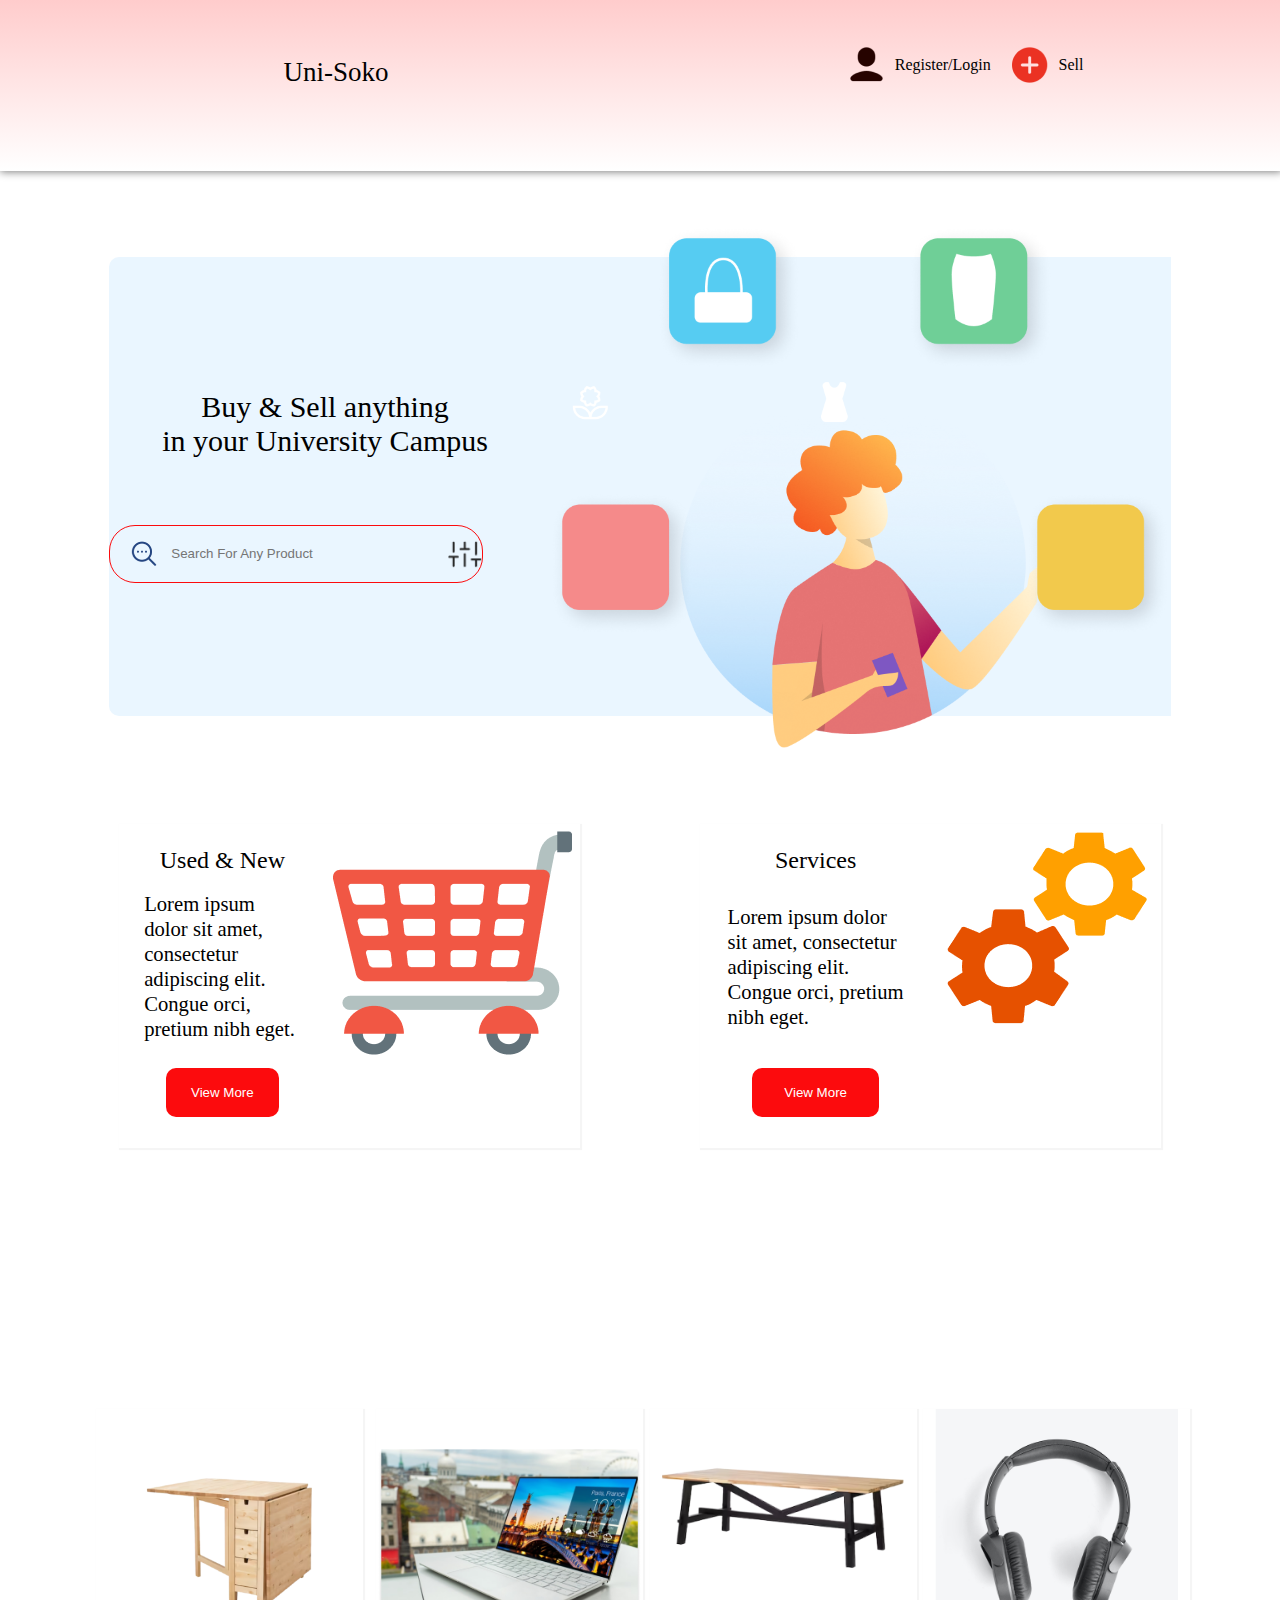
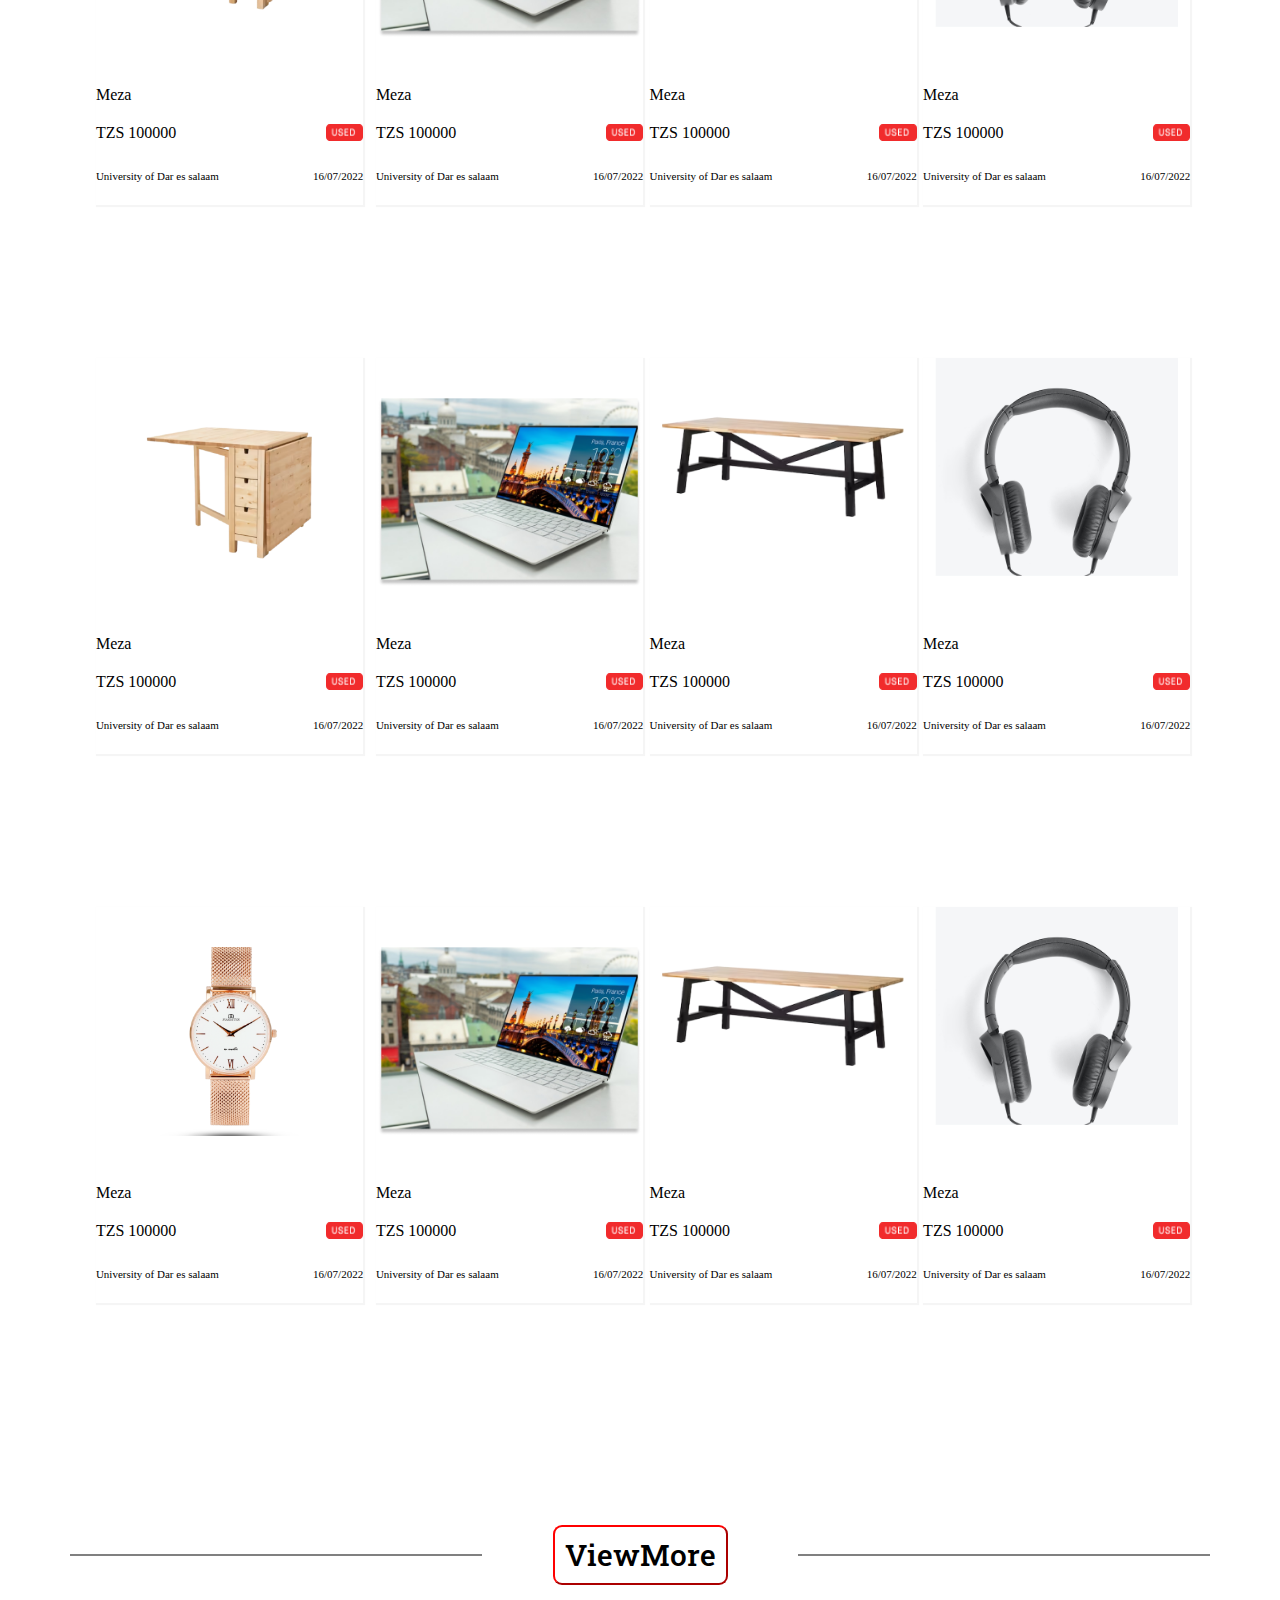
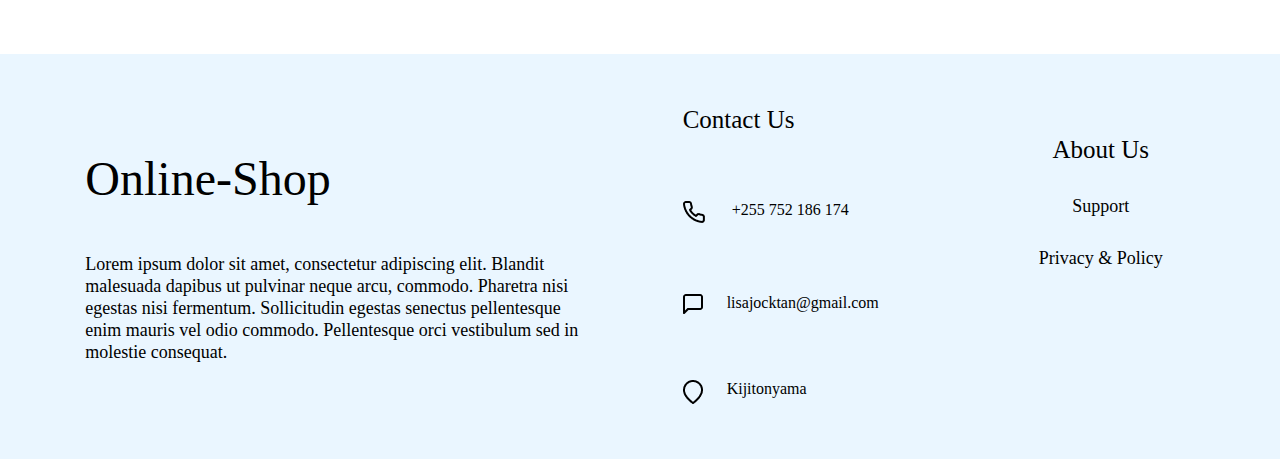
<file: index.html>
<!DOCTYPE html>
<html lang="en">
<head>
    <meta charset="UTF-8">
    <meta http-equiv="X-UA-Compatible" content="IE=edge">
    <meta name="viewport" content="width= , initial-scale=1.0">
    <title>Document</title>
    <link rel="stylesheet" href="home.css">
    <link rel="stylesheet" href="Global.css">
    <link rel="preconnect" href="https://fonts.googleapis.com">
    <link rel="preconnect" href="https://fonts.gstatic.com" crossorigin>
    <link href="https://fonts.googleapis.com/css2?family=Roboto+Slab:wght@200&display=swap" rel="stylesheet">
</head>
<body>
    <div id="HomePajeConeteiner">
        <div id="Header">
            <div id="HeaderTxt"><a id="Href" href="index.html"> Uni-Soko </a></div>
            <div id="HeaderRDS">
                <div id="RegisteradnLogin">
                    <a id="Href" href="Profile-Account.html"><img src="Img/User (1).png" alt=""></a>
                    <div id="Register"><a id="Href" href="Login.html"> Register/Login </a></div>
                </div>
                <div id="Sell">
                    <a id="Href" href="Ads.html"><img src="Img/Add (1).png" alt=""></a>
                    <div> Sell </div>
                </div>
            </div>
        </div>
        <div id="Empty"></div>
        <!-- SarchBar -->
        <div id="SearchBArConteiner">
            <div id="SearchAll">
                <div id="SearchTXTandSearch">
                <div id="SearchTxt"><div >Buy & Sell anything </div> <div> in your University Campus</div></div>
                <div id="Search">
                    <div id="IMGSe">
                    <img src="Img/Search More.png" alt="">
                    </div>
                    <input type="text" id="InputSe" placeholder="Search For Any Product">
                    <div id="IMGSe1"><img id="IMgS" src="Img/sliders.png" alt=""></div>
                </div>
                </div>
                <div  id="SearchIMG"><img id="IMGS" src="Img/3@2x.png" alt=""></div>
            </div>
        </div>
        <!-- CenterBotton -->
        <div id="CenterConteiner">
            <div id="UsedNew">
                <div id="ButtTx">
                    <div id="Text1">Used & New</div>
                    <div id="Text2">Lorem ipsum dolor sit amet, consectetur adipiscing elit. Congue orci, pretium nibh eget.</div>
                    <div id="DivButt"><button id="ButtDiv">View More</button></div>
                </div>
                <div id="img"><img src="Img/emojione_shopping-cart.png" alt=""></div>
            </div>
            <div id="Services">
                <div id="ButtTx">
                    <div id="Text1">Services</div>
                    <div id="Text2">Lorem ipsum dolor sit amet, consectetur adipiscing elit. Congue orci, pretium nibh eget.</div>
                    <div id="DivButt"><button id="ButtDiv">View More</button></div>
                </div>
                <div id="img"><img src="Img/flat-color-icons_services.png" alt=""></div>
            </div>
        </div>
        <!-- Colection -->
        <div id="ColectionDiv">
            <div id="ColectionManager">
                <div id="FirstColection">
                    <a id="Href" href="ProductAll.Html"> 
                    <div id="Meza">
                        <img  src="Img/image 22.png" alt=""></a>
                        <div id="TxtMez">
                            <div id="Mez">Meza</div>
                            <div id="Price">
                                <div>TZS 100000</div>
                                <img id="ImgColection" src="Img/Tag.png" alt="">
                            </div>
                            <div id="Time">
                                <div>University of Dar es salaam</div>
                                <div>16/07/2022</div>
                            </div>
                        </div>
                    </div></a>
                    <a id="Href" href="Mac.html"> 
                        <div id="Meza">
                            <img style="height: 70% ;" src="Img/unsplash_Gi3iUJ1FwxI.png" alt=""></a>
                            <div id="TxtMez">
                                <div id="Mez">Meza</div>
                                <div id="Price">
                                    <div>TZS 100000</div>
                                    <img id="ImgColection" src="Img/Tag.png" alt="">
                                </div>
                                <div id="Time">
                                    <div>University of Dar es salaam</div>
                                    <div>16/07/2022</div>
                                </div>
                            </div>
                        </div></a>
                    <div id="Meza">
                        <img  src="Img/image 25.png" alt="">
                        <div id="TxtMez">
                            <div id="Mez">Meza</div>
                            <div id="Price">
                                <div>TZS 100000</div>
                                <img id="ImgColection" src="Img/Tag.png" alt="">
                            </div>
                            <div id="Time">
                                <div>University of Dar es salaam</div>
                                <div>16/07/2022</div>
                            </div>
                        </div>
                    </div>
                    <div id="Meza">
                        <img  src="Img/unsplash_LSNJ-pltdu8.png" alt="">
                        <div id="TxtMez">
                            <div id="Mez">Meza</div>
                            <div id="Price">
                                <div>TZS 100000</div>
                                <img id="ImgColection" src="Img/Tag.png" alt="">
                            </div>
                            <div id="Time">
                                <div>University of Dar es salaam</div>
                                <div>16/07/2022</div>
                            </div>
                        </div>
                    </div>
                </div>
                <div id="FirstColection">
                    <a id="Href" href="ProductAll.Html"> 
                        <div id="Meza">
                            <img  src="Img/image 22.png" alt=""></a>
                            <div id="TxtMez">
                                <div id="Mez">Meza</div>
                                <div id="Price">
                                    <div>TZS 100000</div>
                                    <img id="ImgColection" src="Img/Tag.png" alt="">
                                </div>
                                <div id="Time">
                                    <div>University of Dar es salaam</div>
                                    <div>16/07/2022</div>
                                </div>
                            </div>
                        </div></a>
                        <a id="Href" href="Mac.html"> 
                            <div id="Meza">
                                <img style="height: 70% ;" src="Img/unsplash_Gi3iUJ1FwxI.png" alt=""></a>
                                <div id="TxtMez">
                                    <div id="Mez">Meza</div>
                                    <div id="Price">
                                        <div>TZS 100000</div>
                                        <img id="ImgColection" src="Img/Tag.png" alt="">
                                    </div>
                                    <div id="Time">
                                        <div>University of Dar es salaam</div>
                                        <div>16/07/2022</div>
                                    </div>
                                </div>
                            </div></a>
                    <div id="Meza">
                        <img  src="Img/image 25.png" alt="">
                        <div id="TxtMez">
                            <div id="Mez">Meza</div>
                            <div id="Price">
                                <div>TZS 100000</div>
                                <img id="ImgColection" src="Img/Tag.png" alt="">
                            </div>
                            <div id="Time">
                                <div>University of Dar es salaam</div>
                                <div>16/07/2022</div>
                            </div>
                        </div>
                    </div>
                    <div id="Meza">
                        <img src="Img/unsplash_LSNJ-pltdu8.png" alt="">
                        <div id="TxtMez">
                            <div id="Mez">Meza</div>
                            <div id="Price">
                                <div>TZS 100000</div>
                                <img id="ImgColection" src="Img/Tag.png" alt="">
                            </div>
                            <div id="Time">
                                <div>University of Dar es salaam</div>
                                <div>16/07/2022</div>
                            </div>
                        </div>
                    </div>
                </div>
                <div id="FirstColection">
                    <a id="Href" href="Clock.html"> 
                        <div id="Meza">
                            <img style="height: 70% ;" src="Img/kindpng_2364377 1.png" alt=""></a>
                            <div id="TxtMez">
                                <div id="Mez">Meza</div>
                                <div id="Price">
                                    <div>TZS 100000</div>
                                    <img id="ImgColection" src="Img/Tag.png" alt="">
                                </div>
                                <div id="Time">
                                    <div>University of Dar es salaam</div>
                                    <div>16/07/2022</div>
                                </div>
                            </div>
                        </div></a>
                    <a id="Href" href="Mac.html"> 
                        <div id="Meza">
                            <img style="height: 70% ;" src="Img/unsplash_Gi3iUJ1FwxI.png" alt=""></a>
                            <div id="TxtMez">
                                <div id="Mez">Meza</div>
                                <div id="Price">
                                    <div>TZS 100000</div>
                                    <img id="ImgColection" src="Img/Tag.png" alt="">
                                </div>
                                <div id="Time">
                                    <div>University of Dar es salaam</div>
                                    <div>16/07/2022</div>
                                </div>
                            </div>
                        </div></a>
                    <div id="Meza">
                        <img  src="Img/image 25.png" alt="">
                        <div id="TxtMez">
                            <div id="Mez">Meza</div>
                            <div id="Price">
                                <div>TZS 100000</div>
                                <img id="ImgColection" src="Img/Tag.png" alt="">
                            </div>
                            <div id="Time">
                                <div>University of Dar es salaam</div>
                                <div>16/07/2022</div>
                            </div>
                        </div>
                    </div>
                    <div id="Meza">
                        <img  src="Img/unsplash_LSNJ-pltdu8.png" alt="">
                        <div id="TxtMez">
                            <div id="Mez">Meza</div>
                            <div id="Price">
                                <div>TZS 100000</div>
                                <img id="ImgColection" src="Img/Tag.png" alt="">
                            </div>
                            <div id="Time">
                                <div>University of Dar es salaam</div>
                                <div>16/07/2022</div>
                            </div>
                        </div>
                    </div>
                </div>
                <div id="FirstColection1">
                    <a id="Href" href="ProductAll.Html"> 
                    <div id="Meza">
                        <img  src="Img/image 22.png" alt=""></a>
                        <div id="TxtMez">
                            <div id="Mez">Meza</div>
                            <div id="Price">
                                <div>TZS 100000</div>
                                <img id="ImgColection" src="Img/Tag.png" alt="">
                            </div>
                            <div id="Time">
                                <div>University of Dar es salaam</div>
                                <div>16/07/2022</div>
                            </div>
                        </div>
                    </div></a>
                    <a id="Href" href="Mac.html"> 
                        <div id="Meza">
                            <img style="height: 70% ;" src="Img/unsplash_Gi3iUJ1FwxI.png" alt=""></a>
                            <div id="TxtMez">
                                <div id="Mez">Meza</div>
                                <div id="Price">
                                    <div>TZS 100000</div>
                                    <img id="ImgColection" src="Img/Tag.png" alt="">
                                </div>
                                <div id="Time">
                                    <div>University of Dar es salaam</div>
                                    <div>16/07/2022</div>
                                </div>
                            </div>
                        </div></a>
                    <div id="Meza">
                        <img  src="Img/image 25.png" alt="">
                        <div id="TxtMez">
                            <div id="Mez">Meza</div>
                            <div id="Price">
                                <div>TZS 100000</div>
                                <img id="ImgColection" src="Img/Tag.png" alt="">
                            </div>
                            <div id="Time">
                                <div>University of Dar es salaam</div>
                                <div>16/07/2022</div>
                            </div>
                        </div>
                    </div>
                    <div id="Meza">
                        <img  src="Img/unsplash_LSNJ-pltdu8.png" alt="">
                        <div id="TxtMez">
                            <div id="Mez">Meza</div>
                            <div id="Price">
                                <div>TZS 100000</div>
                                <img id="ImgColection" src="Img/Tag.png" alt="">
                            </div>
                            <div id="Time">
                                <div>University of Dar es salaam</div>
                                <div>16/07/2022</div>
                            </div>
                        </div>
                    </div>
                </div>
            </div>
        </div>
        <div id="ViewMore">
            <div id="Button">
                <div id="Shadow"></div>
                <button id="View"> ViewMore </button>
                <div id="Shadow"></div>
            </div>
        </div>
        <div id="TxtGlobal">
            <div id="Txg">
                <div id="FirstTxtGlobal">
                    <div id="Firsttx">Online-Shop</div>
                    <div id="Firsttxt">Lorem ipsum dolor sit amet, consectetur adipiscing elit. Blandit malesuada dapibus ut pulvinar neque arcu, commodo. Pharetra nisi egestas nisi fermentum. Sollicitudin egestas senectus pellentesque enim mauris vel odio commodo. Pellentesque orci vestibulum sed in molestie consequat. </div>
                </div>
                <div id="SecondTxtGlobal">
                    <div id="Secondtx">
                        <div id="ContGl">Contact Us</div>
                        <div id="Phm"><div id="Globalimg"><img src="Img/phone.png"></div> <div id="Globaln">+255 752 186 174</div></div>
                        <div id="Glch"><div id="Globamimg2"></div><img src="Img/Chat.png" ><div id="GlobalG">lisajocktan@gmail.com</div></div>
                        <div id="Glff"><div id="Globalimg3"><img src="Img/fff.png" ></div><div id="Globanna">Kijitonyama</div></div>
                    </div>
                    <div id="SecondTxt">
                        <div id="Ab">About Us</div>
                        <div id="Sup">Support</div>
                        <div id="Pri">Privacy & Policy</div>
                    </div>
                </div>
            </div>
        </div>
    </div>
    <script src="index.js"></script>
</body>
</html>
</file>
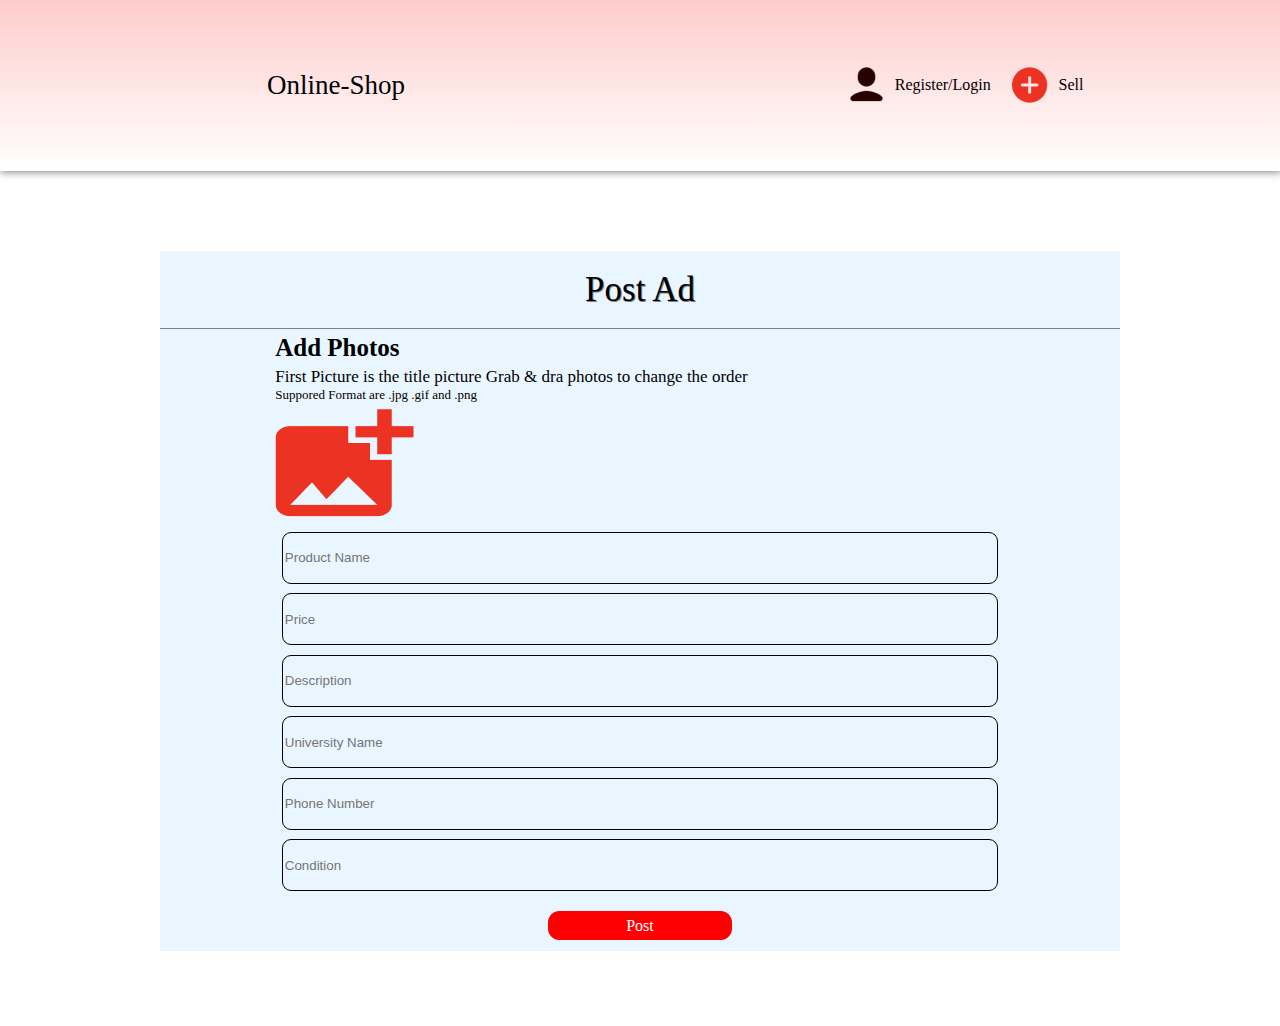
<file: Ads.html>
<!DOCTYPE html>
<html lang="en">
<head>
    <meta charset="UTF-8">
    <meta http-equiv="X-UA-Compatible" content="IE=edge">
    <meta name="viewport" content="width=\, initial-scale=1.0">
    <title>Document</title>
    <link rel="stylesheet" href="Profile.css">
    <link rel="stylesheet" href="Global.css">
    <link rel="stylesheet" href="home.css">
    <link rel="stylesheet" href="Ads.css">
</head>
<body>
    <div id="ProfileConteiner">
        <div id="Header">
            <div id="HeaderTxt"> <a id="Href" href="index.html"> Online-Shop </a></div>
            <div id="HeaderRDS">
                <div id="RegisteradnLogin">
                    <a id="Href" href="Profile-Account.html"><img src="Img/User (1).png" alt=""></a>
                    <div id="Register"><a id="Href" href="Login.html"> Register/Login </a></div>
                </div>
                <div id="Sell">
                    <a id="Href" href="Ads.html"><img src="Img/Add (1).png" alt=""></a>
                    <div> Sell </div>
                </div>
            </div>
        </div>
        <!-- CreatAds -->
        <div id="ManagerForAds">
            <div id="AdsPost">
                <div id="PostAd"><div id="Post">Post Ad</div></div>
                <div id="FirstTxtp">
                    <div id="Txtp1">Add Photos</div>
                    <div id="Txtp2">First Picture is the title picture Grab & dra photos to change the order <span> Suppored Format are .jpg .gif and .png</span></div>
                    <div id="Txtp3"><img src="Img/Vector.png" ></div>
                </div>
                <div id="PostInput">
                    <input type="text" placeholder="Product Name">
                    <input type="text" placeholder="Price">
                    <input type="text" placeholder="Description">
                    <input type="text" placeholder="University Name">
                    <input type="text" placeholder="Phone Number">
                    <input type="text" placeholder="Condition">
                </div>
                <div id="PostButton">
                    <div style="cursor: pointer;"  id="Posttxt">Post</div>
                </div>
            </div>
        </div>
</body>
</html>
</file>
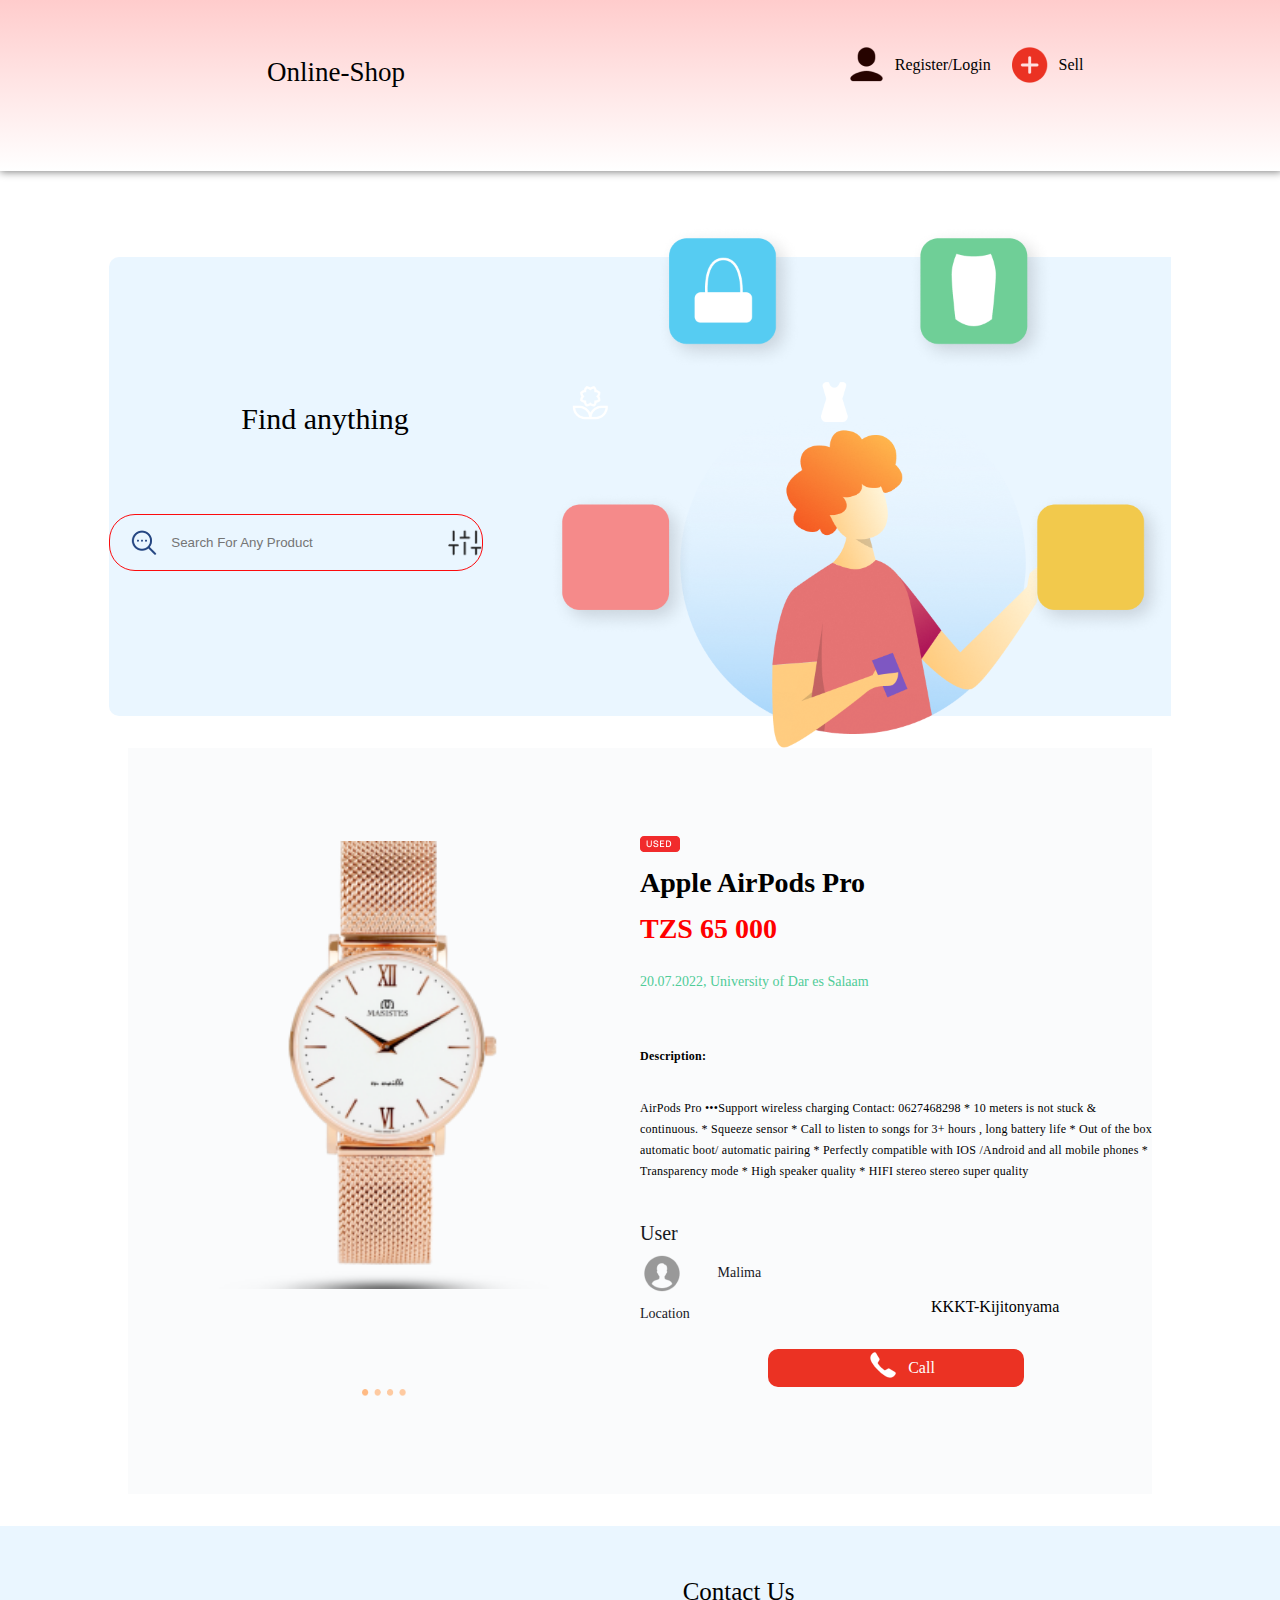
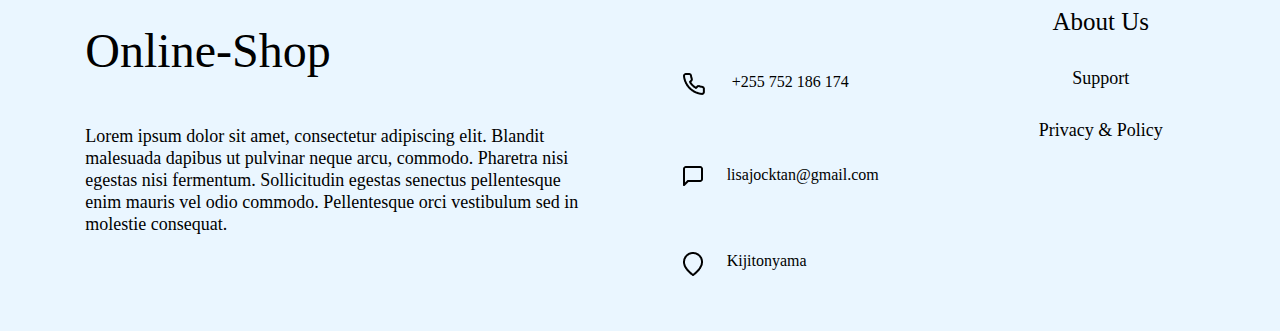
<file: Clock.html>
<!DOCTYPE html>
<html lang="en">
<head>
    <meta charset="UTF-8">
    <meta http-equiv="X-UA-Compatible" content="IE=edge">
    <meta name="viewport" content="width=device-width, initial-scale=1.0">
    <title>Document</title>
    <link rel="stylesheet" href="Global.css">
    <link rel="stylesheet" href="Product.css">
    <link rel="stylesheet" href="home.css">
</head>
<body>
    <div id="HomePajeConeteiner">
        <div id="Header">
            <div id="HeaderTxt"> <a id="Href" href="index.html"> Online-Shop </a></div>
            <div id="HeaderRDS">
                <div id="RegisteradnLogin">
                    <a id="Href" href="Profile-Account.html"><img src="Img/User (1).png" alt=""></a>
                    <div id="Register"><a id="Href" href="Login.html"> Register/Login </a></div>
                </div>
                <div id="Sell">
                    <a id="Href" href="Ads.html"><img src="Img/Add (1).png" alt=""></a>
                    <div> Sell </div>
                </div>
            </div>
        </div>
        <div id="Empty"></div>
         <!-- SarchBar -->
         <div id="SearchBArConteiner">
            <div id="SearchAll">
                <div id="SearchTXTandSearch">
                <div id="SearchTxt"><div >Find anything</div> </div>
                <div id="Search">
                    <div id="IMGSe">
                    <img src="Img/Search More.png" alt="">
                    </div>
                    <input type="search" id="InputSe" placeholder="Search For Any Product">
                    <div id="IMGSe1"><img id="IMgS" src="Img/sliders.png" alt=""></div>
                </div>
                </div>
                <div  id="SearchIMG"><img id="IMGS" src="Img/3@2x.png" alt=""></div>
            </div>
        </div>
        <div id="ProductDiv">
            <div id="Product">
                <div id="Left">
                    <div id="ProductImg"> <img style="height: 100%;" src="Img/kindpng_2364377 1.png" ></div>
                    <div id="ProductBUtton"><img style="height: 34%;" src="Img/eclipse.png"></div>
                </div>
                <div id="Right">
                    <div id="ProductTxt1">
                        <div id="ImgTxt"><img src="Img/Tag.png"></div>
                        <div id="ProductName">Apple AirPods Pro</div>
                        <div id="PriceForTxt"> TZS 65 000 </div>
                    </div>
                    <div id="GreenText"><div id="green">20.07.2022, University of  Dar es Salaam</div></div>
                    <div id="Txt0">
                        <div id="text1">Description:</div>
                        <div id="Text0">AirPods Pro •••Support wireless charging Contact: 0627468298 * 10 meters is not stuck & continuous. * Squeeze sensor * Call to listen to songs for 3+ hours , long battery life * Out of the box automatic boot/ automatic pairing * Perfectly compatible with IOS /Android and all mobile phones * Transparency mode * High speaker quality * HIFI stereo stereo super quality</div>
                    </div>
                    <div id="Bottom">
                        <div id="useR">User</div>
                            <div id="BottomImg">
                                <img src="Img/Male User.png">
                                <div id="BotTxt1">Malima</div>
                            </div>
                        <div id="BotTxt3">
                            <div id="BotTxt1"> Location</div>
                            <divi d="BotTxt1"> KKKT-Kijitonyama</div>
                        </div>
                        <div id="CallDiv">
                            <div id="DivCall">
                                <div><img id="CallImg" src="Img/Phone (2).png" ></div>
                                <div>Call</div>
                            </div>
                        </div>
                    </div>
                </div>
            </div>
            <div id="TxtGlobal">
                <div id="Txg">
                    <div id="FirstTxtGlobal">
                        <div id="Firsttx">Online-Shop</div>
                        <div id="Firsttxt">Lorem ipsum dolor sit amet, consectetur adipiscing elit. Blandit malesuada dapibus ut pulvinar neque arcu, commodo. Pharetra nisi egestas nisi fermentum. Sollicitudin egestas senectus pellentesque enim mauris vel odio commodo. Pellentesque orci vestibulum sed in molestie consequat. </div>
                    </div>
                    <div id="SecondTxtGlobal">
                        <div id="Secondtx">
                            <div id="ContGl">Contact Us</div>
                            <div id="Phm"><div id="Globalimg"><img src="Img/phone.png"></div> <div id="Globaln">+255 752 186 174</div></div>
                            <div id="Glch"><div id="Globamimg2"></div><img src="Img/Chat.png" ><div id="GlobalG">lisajocktan@gmail.com</div></div>
                            <div id="Glff"><div id="Globalimg3"><img src="Img/fff.png" ></div><div id="Globanna">Kijitonyama</div></div>
                        </div>
                        <div id="SecondTxt">
                            <div id="Ab">About Us</div>
                            <div id="Sup">Support</div>
                            <div id="Pri">Privacy & Policy</div>
                        </div>
                    </div>
                </div>
           </div>
        </div> 
    </div>
</body>
</html>
</file>
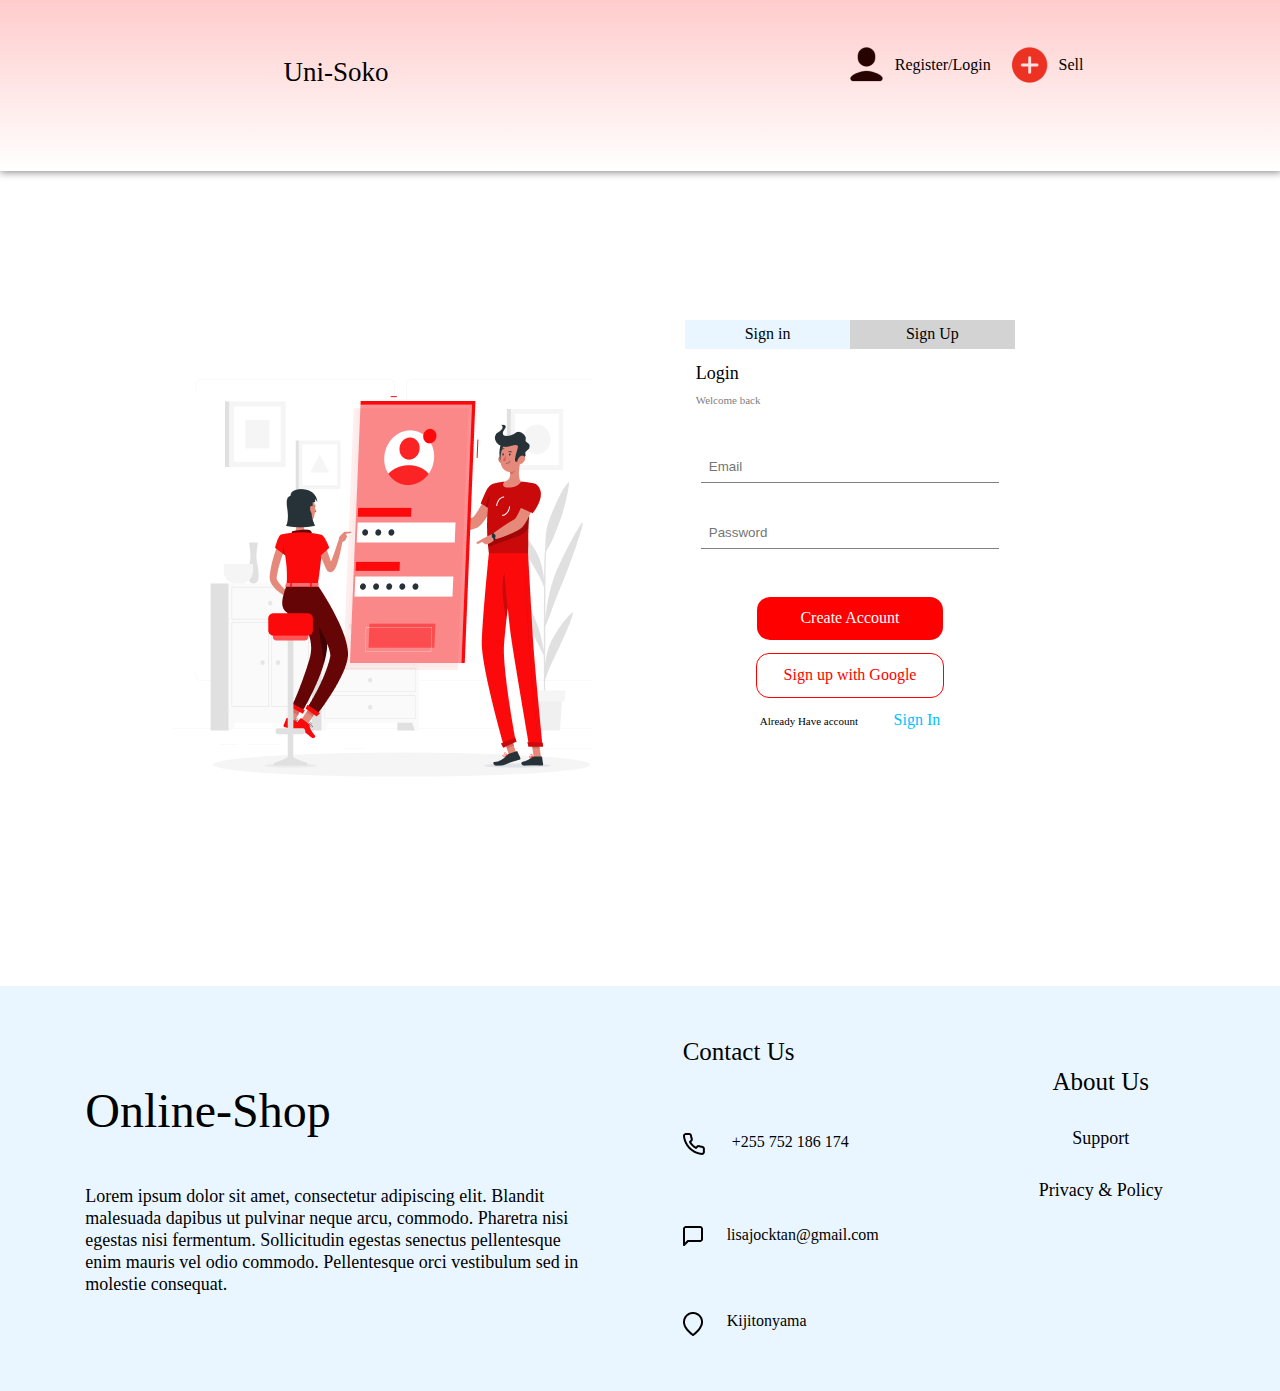
<file: Login.html>
<!DOCTYPE html>
<html lang="en">
<head>
    <meta charset="UTF-8">
    <meta http-equiv="X-UA-Compatible" content="IE=edge">
    <meta name="viewport" content="width=device-width, initial-scale=1.0">
    <title>Document</title>
    <link rel="stylesheet" href="Global.css">
    <link rel="stylesheet" href="home.css">
    <link rel="stylesheet" href="Login.css">
</head>
<body>
    <div id="HomePajeConeteiner">
        <div id="Header">
            <div id="HeaderTxt"><a id="Href" href="index.html"> Uni-Soko </a></div>
            <div id="HeaderRDS">
                <div id="RegisteradnLogin">
                    <a id="Href" href="Profile-Account.html"><img src="Img/User (1).png" alt=""></a>
                    <div id="Register"><a id="Href" href="Login.html"> Register/Login </a></div>
                </div>
                <div id="Sell">
                    <a id="Href" href="Ads.html"><img src="Img/Add (1).png" alt=""></a>
                    <div> Sell </div>
                </div>
            </div>
        </div>
        <!-- Header -->
        <div id="LoginAndSignUp">
            <div id="Login2">
                <div><img src="Img/Screen Shot 2023-04-18 at 4.41.35 PM.png" ></div>
                <div id="SignUpTxt">
                    <div id="SignInHead">
                        <div onclick="DisplayFlex1()" id="Sign"> Sign in </div>
                        <div  id="Log">Sign Up </div>
                    </div>
                    <div id="TextSign">
                        <div id="FirstSignT">Login</div>
                        <div id="SecondSignT">Welcome back</div>
                    </div>
                    <div id="ForINputAll">
                        <input  type="Text" placeholder="Email">
                        <input  type="Text" placeholder="Password">
                    </div>
                    <div id="LoginAll">
                        <div id="CreateAcc">Create Account</div>
                        <div id="GoogleSign">Sign up with Google</div>
                        <div id="TextBottom"><div id="HaveAcc">Already Have account</div> <div id="Color">Sign In</div></div>
                    </div>
                </div>
            </div>
            <div id="SignUpTxt1">
                <div id="SignInHead1">
                    <div onclick="DisplayFlex1()" id="Sign">Sign in </div>
                    <div  id="Log"> Sign Up </div>
                </div>
                <div id="TextSign">
                    <div id="FirstSignT">Create an accout</div>
                    <div id="SecondSignT">Let's get started with your 30 days free trial</div>
                </div>
                <div id="ForINputAll">
                    <input  type="Text" placeholder="Name">
                    <input  type="Text" placeholder="Email">
                    <input  type="Text" placeholder="Password">
                </div>
                <div id="LoginAll">
                    <div id="CreateAcc">Create Account</div>
                    <div id="GoogleSign">Sign up with Google</div>
                    <div id="TextBottom"><div id="HaveAcc">Already Have account</div> <div id="Color">Sign In</div></div>
                </div>
            </div>
        </div>
        <div id="TxtGlobal">
            <div id="Txg">
                <div id="FirstTxtGlobal">
                    <div id="Firsttx">Online-Shop</div>
                    <div id="Firsttxt">Lorem ipsum dolor sit amet, consectetur adipiscing elit. Blandit malesuada dapibus ut pulvinar neque arcu, commodo. Pharetra nisi egestas nisi fermentum. Sollicitudin egestas senectus pellentesque enim mauris vel odio commodo. Pellentesque orci vestibulum sed in molestie consequat. </div>
                </div>
                <div id="SecondTxtGlobal">
                    <div id="Secondtx">
                        <div id="ContGl">Contact Us</div>
                        <div id="Phm"><div id="Globalimg"><img src="Img/phone.png"></div> <div id="Globaln">+255 752 186 174</div></div>
                        <div id="Glch"><div id="Globamimg2"></div><img src="Img/Chat.png" ><div id="GlobalG">lisajocktan@gmail.com</div></div>
                        <div id="Glff"><div id="Globalimg3"><img src="Img/fff.png" ></div><div id="Globanna">Kijitonyama</div></div>
                    </div>
                    <div id="SecondTxt">
                        <div id="Ab">About Us</div>
                        <div id="Sup">Support</div>
                        <div id="Pri">Privacy & Policy</div>
                    </div>
                </div>
            </div>
        </div>
    </div>
    <script src="Login.js"></script>
</body>
</html>
</file>
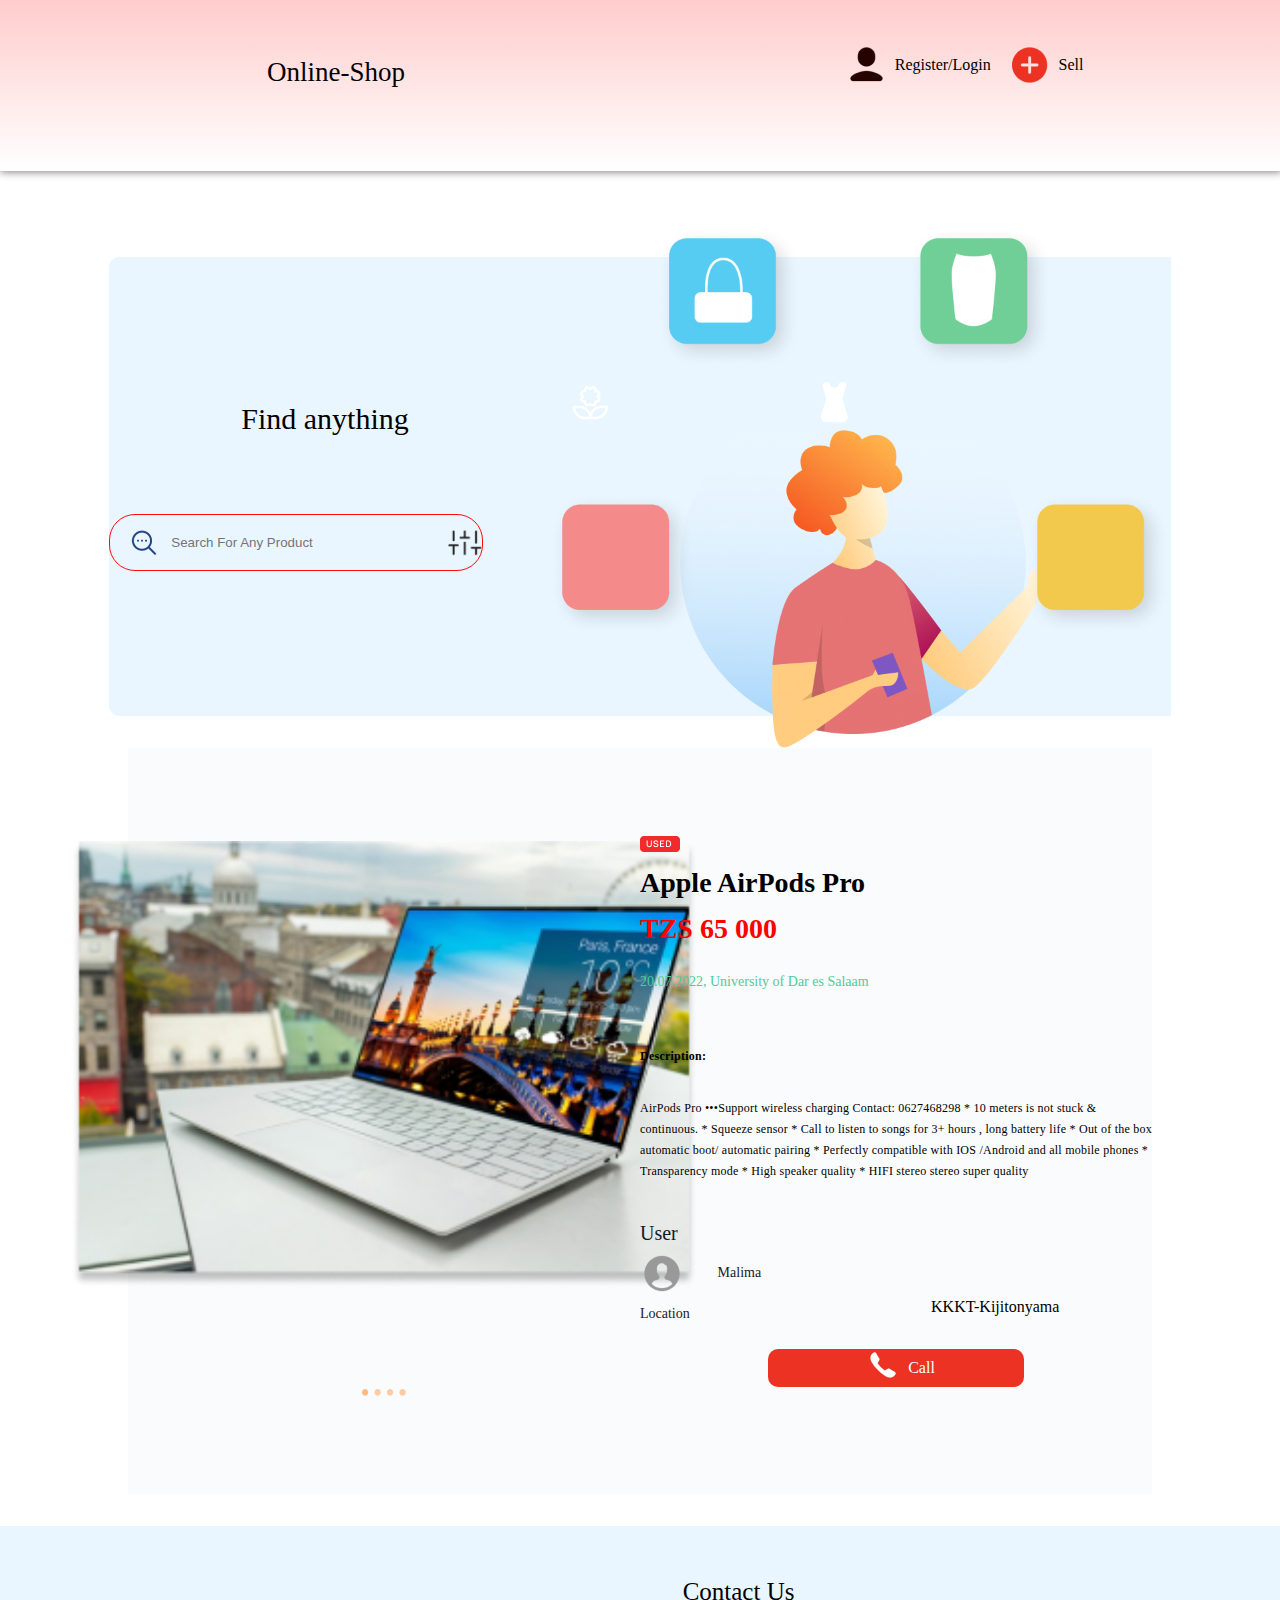
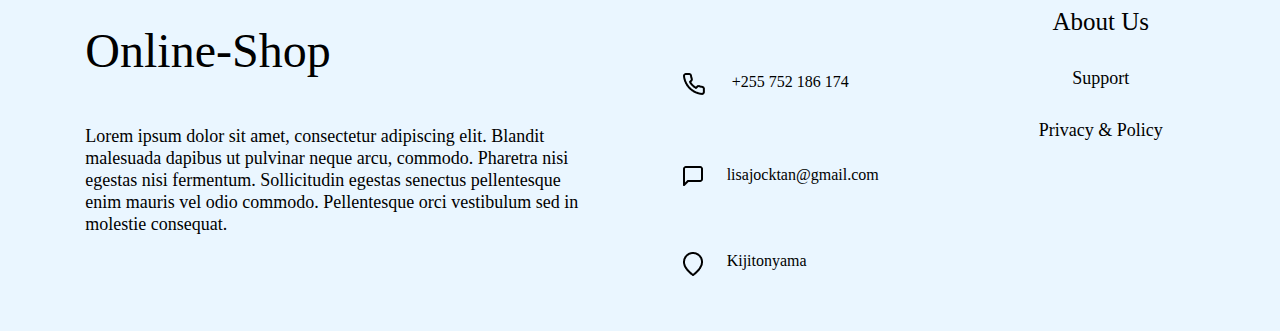
<file: Mac.html>
<!DOCTYPE html>
<html lang="en">
<head>
    <meta charset="UTF-8">
    <meta http-equiv="X-UA-Compatible" content="IE=edge">
    <meta name="viewport" content="width=device-width, initial-scale=1.0">
    <title>Document</title>
    <link rel="stylesheet" href="Global.css">
    <link rel="stylesheet" href="Product.css">
    <link rel="stylesheet" href="home.css">
</head>
<body>
    <div id="HomePajeConeteiner">
        <div id="Header">
            <div id="HeaderTxt"> <a id="Href" href="index.html"> Online-Shop </a></div>
            <div id="HeaderRDS">
                <div id="RegisteradnLogin">
                    <a id="Href" href="Profile-Account.html"><img src="Img/User (1).png" alt=""></a>
                    <div id="Register"><a id="Href" href="Login.html"> Register/Login </a></div>
                </div>
                <div id="Sell">
                    <a id="Href" href="Ads.html"><img src="Img/Add (1).png" alt=""></a>
                    <div> Sell </div>
                </div>
            </div>
        </div>
        <div id="Empty"></div>
         <!-- SarchBar -->
         <div id="SearchBArConteiner">
            <div id="SearchAll">
                <div id="SearchTXTandSearch">
                <div id="SearchTxt"><div >Find anything</div> </div>
                <div id="Search">
                    <div id="IMGSe">
                    <img src="Img/Search More.png" alt="">
                    </div>
                    <input type="search" id="InputSe" placeholder="Search For Any Product">
                    <div id="IMGSe1"><img id="IMgS" src="Img/sliders.png" alt=""></div>
                </div>
                </div>
                <div  id="SearchIMG"><img id="IMGS" src="Img/3@2x.png" alt=""></div>
            </div>
        </div>
        <div id="ProductDiv">
            <div id="Product">
                <div id="Left">
                    <div id="ProductImg"> <img style="height: 100%;" src="Img/unsplash_Gi3iUJ1FwxI.png" ></div>
                    <div id="ProductBUtton"><img style="height: 34%;" src="Img/eclipse.png"></div>
                </div>
                <div id="Right">
                    <div id="ProductTxt1">
                        <div id="ImgTxt"><img src="Img/Tag.png"></div>
                        <div id="ProductName">Apple AirPods Pro</div>
                        <div id="PriceForTxt"> TZS 65 000 </div>
                    </div>
                    <div id="GreenText"><div id="green">20.07.2022, University of  Dar es Salaam</div></div>
                    <div id="Txt0">
                        <div id="text1">Description:</div>
                        <div id="Text0">AirPods Pro •••Support wireless charging Contact: 0627468298 * 10 meters is not stuck & continuous. * Squeeze sensor * Call to listen to songs for 3+ hours , long battery life * Out of the box automatic boot/ automatic pairing * Perfectly compatible with IOS /Android and all mobile phones * Transparency mode * High speaker quality * HIFI stereo stereo super quality</div>
                    </div>
                    <div id="Bottom">
                        <div id="useR">User</div>
                            <div id="BottomImg">
                                <img src="Img/Male User.png">
                                <div id="BotTxt1">Malima</div>
                            </div>
                        <div id="BotTxt3">
                            <div id="BotTxt1"> Location</div>
                            <divi d="BotTxt1"> KKKT-Kijitonyama</div>
                        </div>
                        <div id="CallDiv">
                            <div id="DivCall">
                                <div><img id="CallImg" src="Img/Phone (2).png" ></div>
                                <div>Call</div>
                            </div>
                        </div>
                    </div>
                </div>
            </div>
            <div id="TxtGlobal">
                <div id="Txg">
                    <div id="FirstTxtGlobal">
                        <div id="Firsttx">Online-Shop</div>
                        <div id="Firsttxt">Lorem ipsum dolor sit amet, consectetur adipiscing elit. Blandit malesuada dapibus ut pulvinar neque arcu, commodo. Pharetra nisi egestas nisi fermentum. Sollicitudin egestas senectus pellentesque enim mauris vel odio commodo. Pellentesque orci vestibulum sed in molestie consequat. </div>
                    </div>
                    <div id="SecondTxtGlobal">
                        <div id="Secondtx">
                            <div id="ContGl">Contact Us</div>
                            <div id="Phm"><div id="Globalimg"><img src="Img/phone.png"></div> <div id="Globaln">+255 752 186 174</div></div>
                            <div id="Glch"><div id="Globamimg2"></div><img src="Img/Chat.png" ><div id="GlobalG">lisajocktan@gmail.com</div></div>
                            <div id="Glff"><div id="Globalimg3"><img src="Img/fff.png" ></div><div id="Globanna">Kijitonyama</div></div>
                        </div>
                        <div id="SecondTxt">
                            <div id="Ab">About Us</div>
                            <div id="Sup">Support</div>
                            <div id="Pri">Privacy & Policy</div>
                        </div>
                    </div>
                </div>
           </div>
        </div> 
    </div>
</body>
</html>
</file>
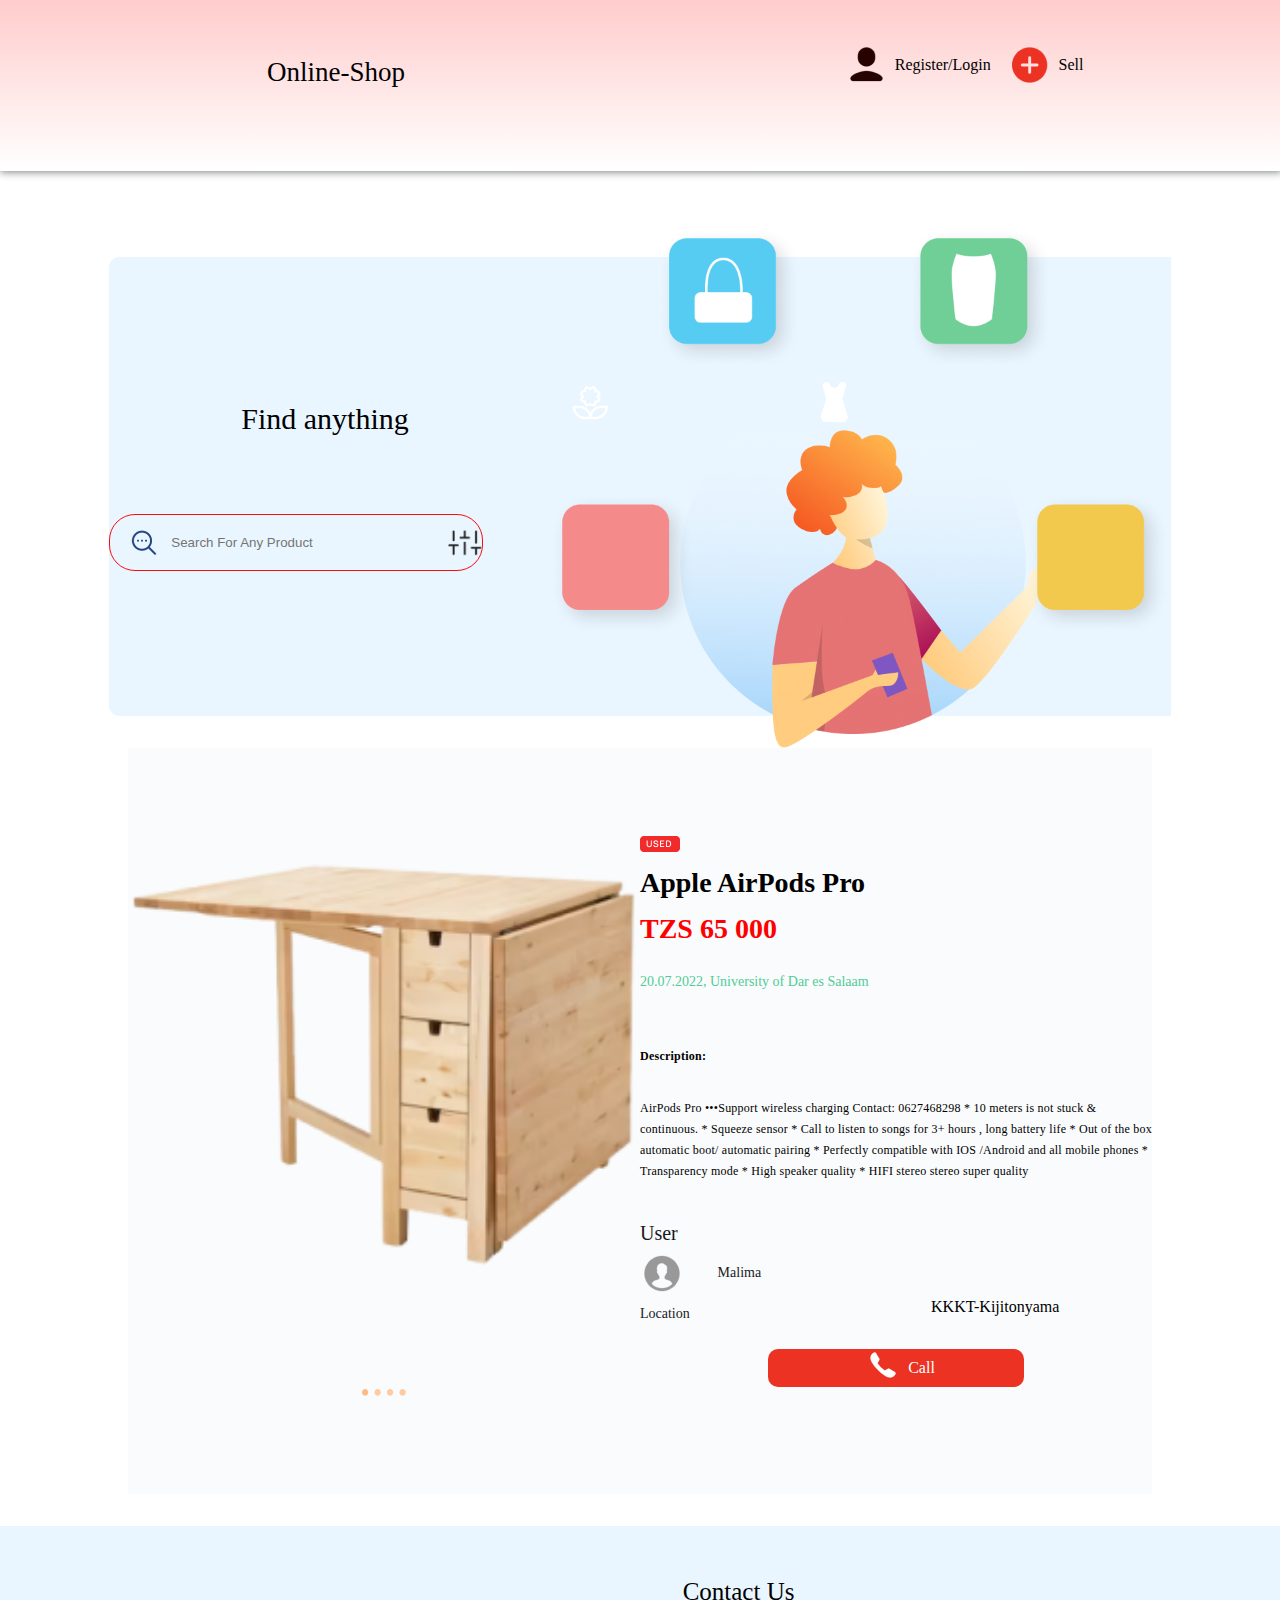
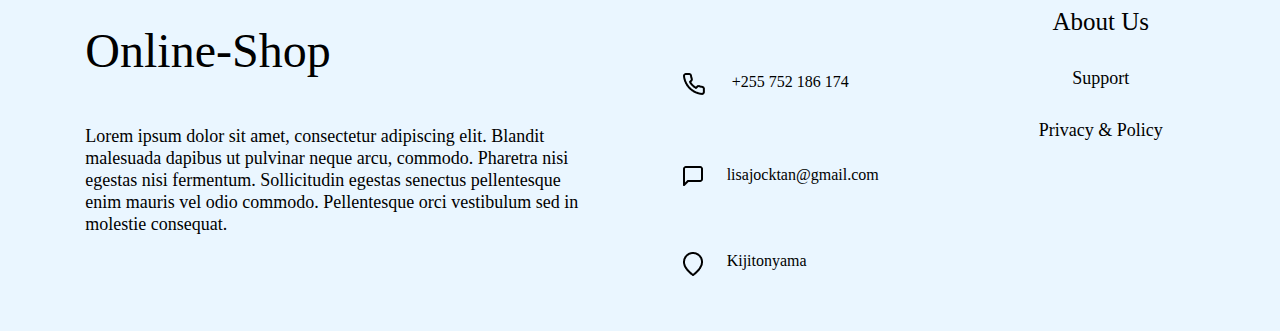
<file: ProductAll.Html>
<!DOCTYPE html>
<html lang="en">
<head>
    <meta charset="UTF-8">
    <meta http-equiv="X-UA-Compatible" content="IE=edge">
    <meta name="viewport" content="width=device-width, initial-scale=1.0">
    <title>Document</title>
    <link rel="stylesheet" href="Global.css">
    <link rel="stylesheet" href="Product.css">
    <link rel="stylesheet" href="home.css">
</head>
<body>
    <div id="HomePajeConeteiner">
        <div id="Header">
            <div id="HeaderTxt"> <a id="Href" href="index.html"> Online-Shop </a></div>
            <div id="HeaderRDS">
                <div id="RegisteradnLogin">
                    <a id="Href" href="Profile-Account.html"><img src="Img/User (1).png" alt=""></a>
                    <div id="Register"><a id="Href" href="Login.html"> Register/Login </a></div>
                </div>
                <div id="Sell">
                    <a id="Href" href="Ads.html"><img src="Img/Add (1).png" alt=""></a>
                    <div> Sell </div>
                </div>
            </div>
        </div>
        <div id="Empty"></div>
         <!-- SarchBar -->
         <div id="SearchBArConteiner">
            <div id="SearchAll">
                <div id="SearchTXTandSearch">
                <div id="SearchTxt"><div >Find anything</div> </div>
                <div id="Search">
                    <div id="IMGSe">
                    <img src="Img/Search More.png" alt="">
                    </div>
                    <input type="search" id="InputSe" placeholder="Search For Any Product">
                    <div id="IMGSe1"><img id="IMgS" src="Img/sliders.png" alt=""></div>
                </div>
                </div>
                <div  id="SearchIMG"><img id="IMGS" src="Img/3@2x.png" alt=""></div>
            </div>
        </div>
        <div id="ProductDiv">
            <div id="Product">
                <div id="Left">
                    <div id="ProductImg"> <img style="height: 100%;" src="Img/image 22.png" ></div>
                    <div id="ProductBUtton"><img style="height: 34%;" src="Img/eclipse.png"></div>
                </div>
                <div id="Right">
                    <div id="ProductTxt1">
                        <div id="ImgTxt"><img src="Img/Tag.png"></div>
                        <div id="ProductName">Apple AirPods Pro</div>
                        <div id="PriceForTxt"> TZS 65 000 </div>
                    </div>
                    <div id="GreenText"><div id="green">20.07.2022, University of  Dar es Salaam</div></div>
                    <div id="Txt0">
                        <div id="text1">Description:</div>
                        <div id="Text0">AirPods Pro •••Support wireless charging Contact: 0627468298 * 10 meters is not stuck & continuous. * Squeeze sensor * Call to listen to songs for 3+ hours , long battery life * Out of the box automatic boot/ automatic pairing * Perfectly compatible with IOS /Android and all mobile phones * Transparency mode * High speaker quality * HIFI stereo stereo super quality</div>
                    </div>
                    <div id="Bottom">
                        <div id="useR">User</div>
                            <div id="BottomImg">
                                <img src="Img/Male User.png">
                                <div id="BotTxt1">Malima</div>
                            </div>
                        <div id="BotTxt3">
                            <div id="BotTxt1"> Location</div>
                            <divi d="BotTxt1"> KKKT-Kijitonyama</div>
                        </div>
                        <div id="CallDiv">
                            <div id="DivCall">
                                <div><img id="CallImg" src="Img/Phone (2).png" ></div>
                                <div>Call</div>
                            </div>
                        </div>
                    </div>
                </div>
            </div>
            <div id="TxtGlobal">
                <div id="Txg">
                    <div id="FirstTxtGlobal">
                        <div id="Firsttx">Online-Shop</div>
                        <div id="Firsttxt">Lorem ipsum dolor sit amet, consectetur adipiscing elit. Blandit malesuada dapibus ut pulvinar neque arcu, commodo. Pharetra nisi egestas nisi fermentum. Sollicitudin egestas senectus pellentesque enim mauris vel odio commodo. Pellentesque orci vestibulum sed in molestie consequat. </div>
                    </div>
                    <div id="SecondTxtGlobal">
                        <div id="Secondtx">
                            <div id="ContGl">Contact Us</div>
                            <div id="Phm"><div id="Globalimg"><img src="Img/phone.png"></div> <div id="Globaln">+255 752 186 174</div></div>
                            <div id="Glch"><div id="Globamimg2"></div><img src="Img/Chat.png" ><div id="GlobalG">lisajocktan@gmail.com</div></div>
                            <div id="Glff"><div id="Globalimg3"><img src="Img/fff.png" ></div><div id="Globanna">Kijitonyama</div></div>
                        </div>
                        <div id="SecondTxt">
                            <div id="Ab">About Us</div>
                            <div id="Sup">Support</div>
                            <div id="Pri">Privacy & Policy</div>
                        </div>
                    </div>
                </div>
           </div>
        </div> 
    </div>
</body>
</html>
</file>
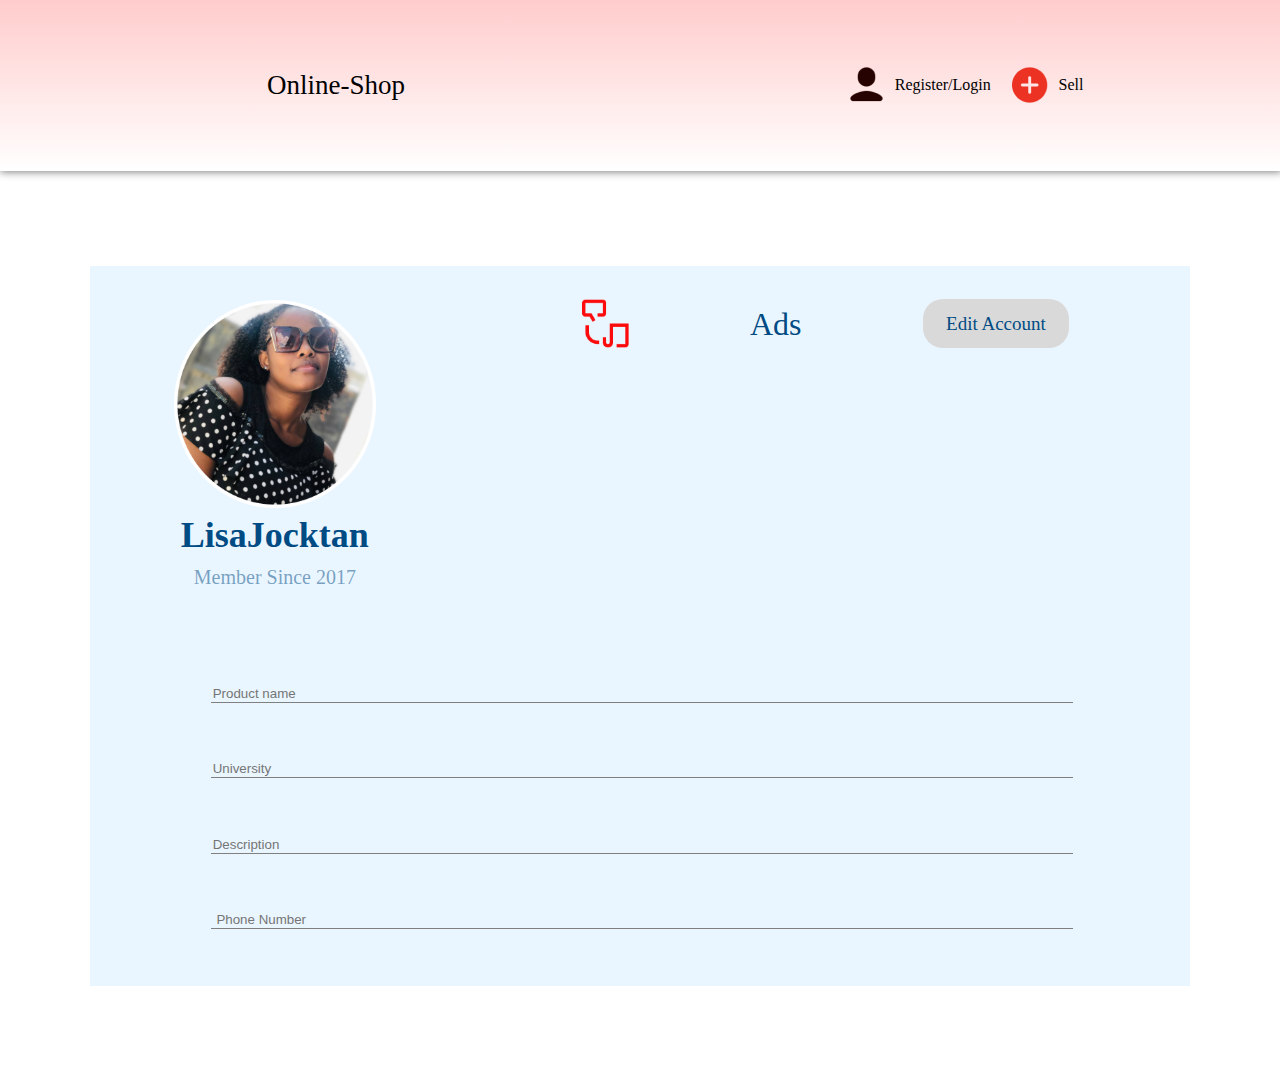
<file: Profile-Account.html>
<!DOCTYPE html>
<html lang="en">
<head>
    <meta charset="UTF-8">
    <meta http-equiv="X-UA-Compatible" content="IE=edge">
    <meta name="viewport" content="width=device-width, initial-scale=1.0">
    <title>Document</title>
    <link rel="stylesheet" href="Profile.css">
    <link rel="stylesheet" href="Global.css">
    <link rel="stylesheet" href="home.css">
</head>
<body>
    <div id="ProfileConteiner">
        <div id="Header">
            <div id="HeaderTxt"> <a id="Href" href="index.html"> Online-Shop </a></div>
            <div id="HeaderRDS">
                <div id="RegisteradnLogin">
                    <a id="Href" href="Profile-Account.html"><img src="Img/User (1).png" alt=""></a>
                    <div id="Register"><a id="Href" href="Login.html"> Register/Login </a></div>
                </div>
                <div id="Sell">
                    <a id="Href" href="Ads.html"><img src="Img/Add (1).png" alt=""></a>
                    <div> Sell </div>
                </div>
            </div>
        </div>
        <!-- CreatProfile -->
        <div id="ProfileDiv">
            <div id="ProfileCenter">
                <div id="Top">
                    <div id="Character">
                        <img id="Charimg" src="Img/unsplash_jmURdhtm7Ng.png">
                        <div id="NameChar">LisaJocktan</div>
                        <div id="Time1">Member Since 2017</div>
                    </div>
                    <div id="More">
                        <img id="Moreimg" src="Img/Vector (3).png" >
                        <div id="Ads">Ads</div>
                        <div id="Edit">Edit Account</div>
                    </div>
                </div>
                <div id="ForInput">
                    <div id="InputCenter">
                        <div id="AllInput">
                            <input id="Allinput" type="text" placeholder="Product name">
                        </div>
                        <div id="AllInput">
                            <input id="Allinput" type="text" placeholder="University">
                        </div>
                        <div id="AllInput">
                            <input id="Allinput" type="text" placeholder="Description">
                        </div>
                        <div id="AllInput">
                            <input id="Allinput" type="text" placeholder=" Phone Number">
                        </div>
                    </div>
                </div>
            </div>
        </div>
    </div>
</body>
</html>
</file>
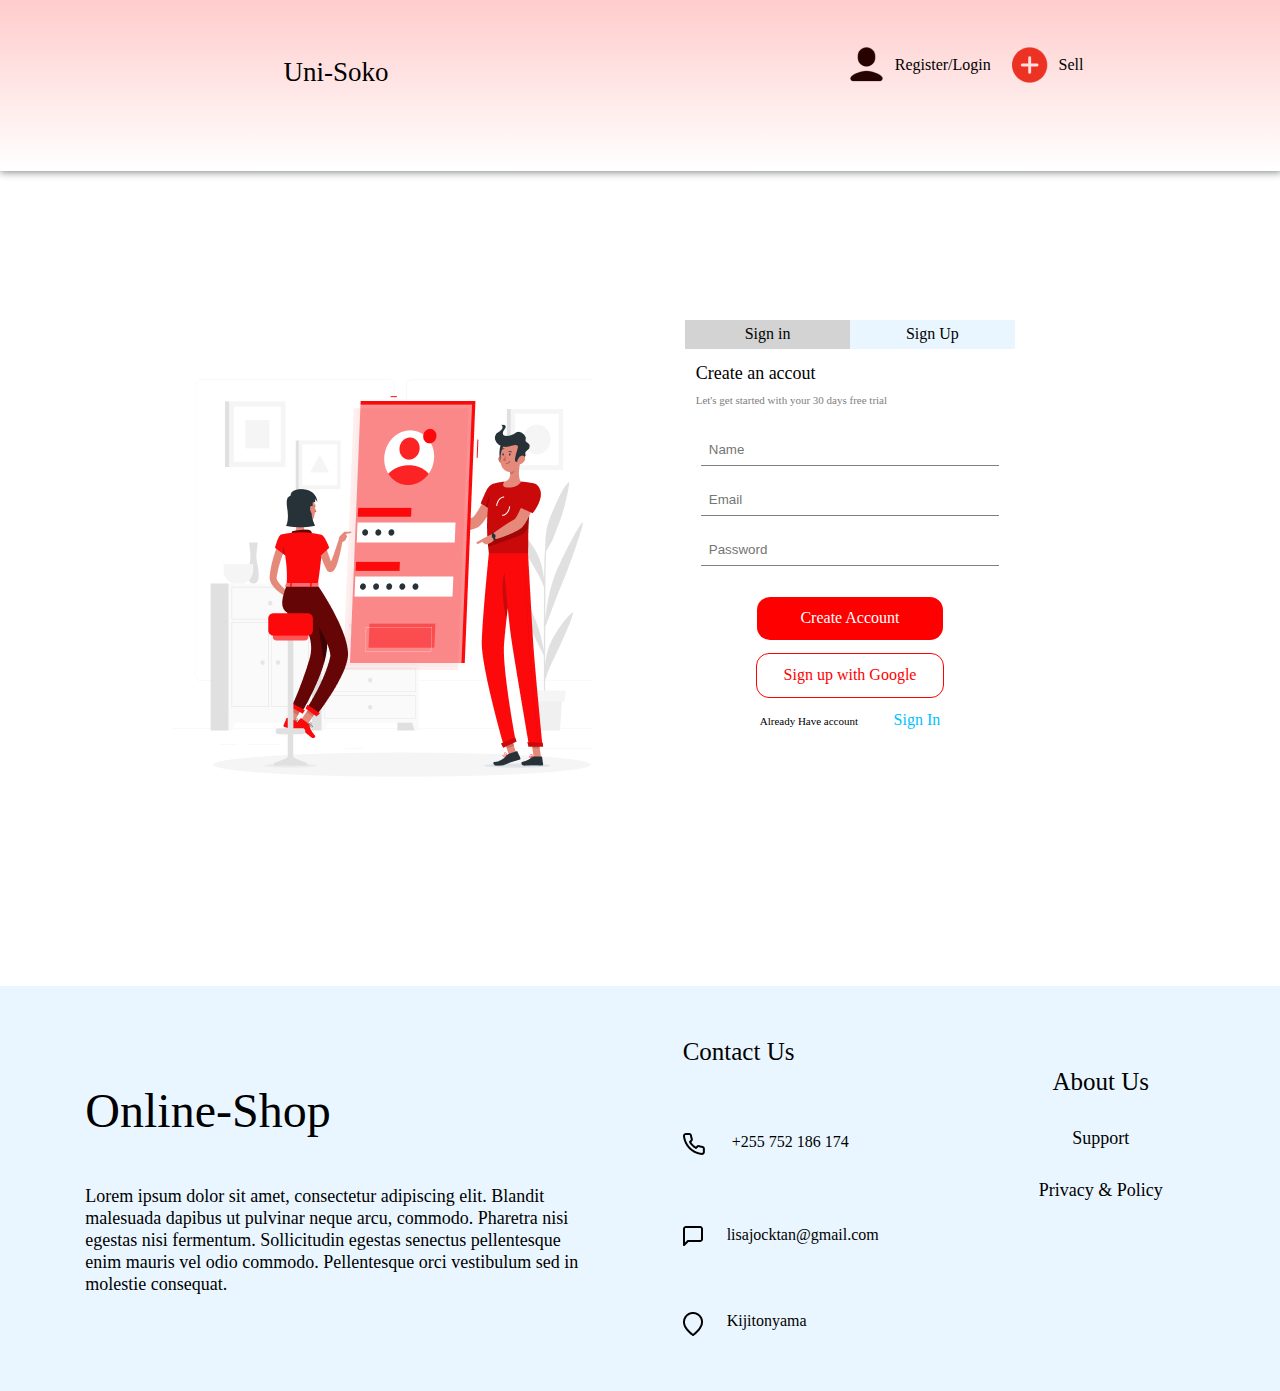
<file: SignUp.html>
<!DOCTYPE html>
<html lang="en">
<head>
    <meta charset="UTF-8">
    <meta http-equiv="X-UA-Compatible" content="IE=edge">
    <meta name="viewport" content="width=device-width, initial-scale=1.0">
    <title>Document</title>
    <link rel="stylesheet" href="Global.css">
    <link rel="stylesheet" href="home.css">
    <link rel="stylesheet" href="Login.css">
</head>
<body>
    <div id="HomePajeConeteiner">
        <div id="Header">
            <div id="HeaderTxt"><a id="Href" href="index.html"> Uni-Soko </a></div>
            <div id="HeaderRDS">
                <div id="RegisteradnLogin">
                    <a id="Href" href="Profile-Account.html"><img src="Img/User (1).png" alt=""></a>
                    <div id="Register"><a id="Href" href="Login.html"> Register/Login </a></div>
                </div>
                <div id="Sell">
                    <a id="Href" href="Ads.html"><img src="Img/Add (1).png" alt=""></a>
                    <div> Sell </div>
                </div>
            </div>
        </div>
        <!-- Header -->
        <div id="LoginAndSignUp">
            <div id="Login2">
                <div><img src="Img/Screen Shot 2023-04-18 at 4.41.35 PM.png" ></div>
                <div id="SignUpTxt">
                    <div id="SignInHead">
                        <div id="Log"><a id="Href" href="Login.html"> Sign in </a></div>
                        <div id="Sign"><a id="Href"  href="SignUp.html"> Sign Up </a></div>
                    </div>
                    <div id="TextSign">
                        <div id="FirstSignT">Create an accout</div>
                        <div id="SecondSignT">Let's get started with your 30 days free trial</div>
                    </div>
                    <div id="ForINputAll">
                        <input  type="Text" placeholder="Name">
                        <input  type="Text" placeholder="Email">
                        <input  type="Text" placeholder="Password">
                    </div>
                    <div id="LoginAll">
                        <div id="CreateAcc">Create Account</div>
                        <div id="GoogleSign">Sign up with Google</div>
                        <div id="TextBottom"><div id="HaveAcc">Already Have account</div> <div id="Color">Sign In</div></div>
                    </div>
                </div>
            </div>
        </div>
        <div id="TxtGlobal">
            <div id="Txg">
                <div id="FirstTxtGlobal">
                    <div id="Firsttx">Online-Shop</div>
                    <div id="Firsttxt">Lorem ipsum dolor sit amet, consectetur adipiscing elit. Blandit malesuada dapibus ut pulvinar neque arcu, commodo. Pharetra nisi egestas nisi fermentum. Sollicitudin egestas senectus pellentesque enim mauris vel odio commodo. Pellentesque orci vestibulum sed in molestie consequat. </div>
                </div>
                <div id="SecondTxtGlobal">
                    <div id="Secondtx">
                        <div id="ContGl">Contact Us</div>
                        <div id="Phm"><div id="Globalimg"><img src="Img/phone.png"></div> <div id="Globaln">+255 752 186 174</div></div>
                        <div id="Glch"><div id="Globamimg2"></div><img src="Img/Chat.png" ><div id="GlobalG">lisajocktan@gmail.com</div></div>
                        <div id="Glff"><div id="Globalimg3"><img src="Img/fff.png" ></div><div id="Globanna">Kijitonyama</div></div>
                    </div>
                    <div id="SecondTxt">
                        <div id="Ab">About Us</div>
                        <div id="Sup">Support</div>
                        <div id="Pri">Privacy & Policy</div>
                    </div>
                </div>
            </div>
        </div>
    </div>
</body>
</html>
</file>
<file: home.css>
#Header{
    display: flex;
    height: 19%;
    justify-content: space-around;
    box-shadow: 1px 0px 8px 1px gray;
    margin-bottom: 5px;
    background-image: linear-gradient(rgb(255 0 0 / 20%),white);
}
#HeaderTxt{
    width: 29%;
    height: 85%;
    display: flex;
    align-items: center;
    justify-content: center;
    color: #4A99D3;
    font-size: 27px;
}
#HeaderRDS{
    display: flex;
    width: 24%;
    height: 76%;
    justify-content: space-evenly;
    align-items: center;
}
#RegisteradnLogin{
    width: 48%;
    display: flex;
    height: 30%;
    justify-content: space-evenly;
    align-items: center;
}
#Sell{
    display: flex;
    align-items: center;
    width: 37%;
    color: black;
}
#SearchBArConteiner{
    display: flex;
    width: 100%;
    justify-content: space-around;
    height: 51%;
    justify-content: center;
}
#SearchIMG{
    background-color:#EAF6FF ;
    display: flex;
    align-items: center;
    height: 100%;
}
#IMGS{
    height: 114%;
    margin-left: 8px;
}
#SearchTXTandSearch{
    display: flex;
    justify-content: space-evenly;
    flex-direction: column;
    background-color: #EAF6FF;
    width: 49%;
    align-items: stretch;
    height: 71%;
}
#SearchTxt{
    display: flex;
    flex-direction: column;
    align-items: center;
    font-size: 30px;
}

#Search{
    border-style: solid;
    border-radius: 26px;
    border-color: #FC0B0D;
    border-width: 1px;
    display: flex;
    justify-content: start;
    height: 17%;
    width: 86%;
}
#IMGSe{
    display: flex;
    align-items: center;
    width: 16%;
}
#InputSe{
    border: none;
    outline: none;
    background-color:  #EAF6FF;
    width: 100%;
}
#IMGSe1{
    display: flex;
    justify-content: flex-end;
    align-items: center;
}
#IMgS{
    height: 57%;
}
#SearchAll{
    display: flex;
    width: 83%;
    justify-content: center;
    height: 100%;
    background-color: #EAF6FF;
    border-radius: 10px;
    justify-content: space-evenly;
    align-items: center;
}
/*  */
#CenterConteiner{
    height: 60%;
    display: flex;
    align-items: center;
    justify-content: space-evenly;
    width: 100%;
}
#UsedNew{
    display: flex;
    height: 60%;
    box-shadow: 1px 1px 1px 1px #F5F5F5;
    flex-direction: row;
    width: 36%;
}
#ButtTx{
    height: 100%;
    display: flex;
    flex-direction: column;
    align-items: center;
    justify-content: space-evenly;
    width: 53%;
}
#Services{
         width: 36%;
        display: flex;
        height: 60%;
        flex-direction: row;
        box-shadow: 1px 1px 1px 1px #F5F5F5;
}
#Text1{
    font-size: x-large;
}
#Text2{
    display: flex;
    width: 76%;
    height: 43%;
    align-items: center;
    font-family: 'Montserrat';
    font-style: normal;
    font-weight: 300;
    font-size: 20.65px;
    line-height: 25px;
}
#DivButt{
    display: flex;
    align-items: center;
    height: 20%;
    width: 78%;
    justify-content: center;
}
#ButtDiv{
    background: #FC0B0D;
    border-radius: 10px;
    width: 70%;
    color: white;
    border: none;
    transition: 0.5s;
    HEIGHT: 75%;
}
#ColectionDiv{
    height: 200%;
    width: 100%;
    display: flex;
    justify-content: center;
}
#ColectionManager{
    height: 100%;
    display: flex;
    width: 87%;
    flex-direction: column;
    align-items: center;
    justify-content: space-evenly;
}
#FirstColection{
    height: 22%;
    display: flex;
    width: 100%;
    justify-content: space-evenly;
}
#Meza{
    display: flex;
    flex-direction: column;
    align-items: center;
    box-shadow: 1px 1px 1px 1px #F5F5F5;
    height: 100%;
    width: 24%;
    transition: 1s;
    cursor: pointer;
    justify-content: space-between;
}
#TxtMez{
    width: 100%;
    display: flex;
    flex-direction: column;
    height: 30%;
}
#Price{
    align-items: center;
    display: flex;
    height: 48%;
    justify-content: space-between;
}
#ImgColection{
    width: 14%;
}
#Time{
    display: flex;
    height: 25%;
    align-items: center;
    width: 100%;
    justify-content: space-between;
    font-size: 11px;
}
#SecondColection{
    height: 100%;
    display: flex;
    width: 100%;
    align-items: self-start;
    justify-content: space-evenly;
}
/*  */
#ViewMore{
    height: 22%;
    display: flex;
    align-items: center;
    justify-content: center;
}
#Button{
    height: 100%;
    align-items: center;
    width: 100%;
    display: flex;
    justify-content: space-evenly;
}
#Shadow{
    display: flex;
    width: 32%;
    box-shadow: 0px 0px 0px 1px gray;
}
#View{
    border-radius: 9px;
    font-family: 'Montserrat';
    font-style: normal;
    font-weight: 500;
    font-size: 29.8267px;
    line-height: 36px;
    display: flex;
    align-items: center;
    text-align: center;
    padding: 10px;
    border-color: red;
    background: none;
    font-family: 'Roboto Slab', serif;
    transition: 0.5s;
    cursor: pointer;
    display: flex;
    align-items: center;
    justify-content: center;
}
#Meza:hover{
    width: 20%;
    height: 100%;
    box-shadow: 3px 3px 3px 3px #F5F5F5;
}
#View:hover{
    background-color:#FC0B0D;
}
#ButtDiv:hover{
    width: 60%;
    height: 80%;
    background-color: white;
    color: red;
    cursor: pointer;
}
#Meza img{
    height: 55%;
    display: flex;
    box-shadow: none;
    align-items: center;
}
#ImgColection {
    height: 30% !important;
    width: 14%;
}
#Empty{
    height: 9%;
    width: 100%;
}
@keyframes fade{
    from{ opacity: 0;}
    to{opacity: 1;}
}
#FirstColection1{
    height: 22%;
    display: none;
    width: 100%;
    justify-content: space-evenly;
    animation-name: fade;
    animation-duration: 2s;
    animation-timing-function: ease-in-out;
    animation-fill-mode: forwards;
}
</file>
<file: Global.css>
html,body,#HomePajeConeteiner,#ProfileConteiner{
    width: 100%;
    height: 100%;
    margin: 0px;
}
#Href{
    text-decoration: none;
    color: black;
    height: 68%;
    display: flex;
    align-items: center;
}
#TxtGlobal{
    height: 45%;
    display: flex;
    background: #EAF6FF;
    align-items: center;
}
#Txg{
    height: 75%;
    display: flex;
    justify-content: space-evenly;
    width: 100%;
}
#FirstTxtGlobal{
    display: flex;
    width: 40%;
    flex-direction: column;
    align-items: initial;
    justify-content: space-evenly;
}
#Firsttx{
    font-family: 'Inter';
font-style: normal;
font-weight: 400;
font-size: 48px;
line-height: 58px;
}
#Firsttxt{
    font-family: 'Montserrat';
font-style: normal;
font-weight: 400;
font-size: 18px;
line-height: 22px;
}
#SecondTxtGlobal{
    display: flex;
    width: 40%;
    justify-content: space-between;
}
#Secondtx{
    width: 69%;
    flex-direction: column;
    display: flex;
    justify-content: space-between;
    align-items: flex-start;
}
#ContGl{
    font-family: 'Montserrat';
    font-style: normal;
    font-weight: 500;
    font-size: 25px;
    line-height: 30px;
    justify-content: flex-start;
    width: 54%;
    display: flex;
}
#Phm{
    display: flex;
    width: 72%;
    align-items: flex-start;
}
#Glch{
    display: flex;
    width: 74%;
    justify-content: flex-start;
}
#Glff{
    display: flex;
    width: 60%;
    align-items: flex-start;
}
#SecondTxt{
    width: 40%;
    display: flex;
    flex-direction: column;
    justify-content: space-evenly;
    height: 64%;
    align-items: center;
}
#Ab{
    font-family: 'Montserrat';
    font-style: normal;
    font-weight: 500;
    font-size: 25px;
    line-height: 30px;
}
#Sup{
    font-family: 'Montserrat';
    font-style: normal;
    font-weight: 400;
    font-size: 18px;
    line-height: 22px;
}
#Pri{
    font-family: 'Montserrat';
    font-style: normal;
    font-weight: 400;
    font-size: 18px;
    line-height: 22px;
}
#Phm img{
    margin-right: 27px;
}
#Glch img{
    margin-right: 24px;
}
#Glff img{
    margin-right: 24px;
}
</file>
<file: Profile.css>
#Header{
    display: flex;
    height: 19%;
    justify-content: space-around;
    box-shadow: 2px 1px 2px 1px gray;
    margin-bottom: 5px;
    align-items: center;
    background-image: linear-gradient(rgb(255 0 0 / 20%),white);
}
#HeaderTxt{
    width: 100%;
    height: 85%;
    display: flex;
    align-items: center;
    justify-content: center;
    color: #4A99D3;
    font-size: 27px;
}
#HeaderRDS{
    display: flex;
    width: 24%;
    height: 76%;
    justify-content: space-evenly;
    align-items: center;
}
#RegisteradnLogin{
    width: 48%;
    display: flex;
    height: 30%;
    justify-content: space-evenly;
    align-items: center;
}
#Sell{
    display: flex;
    align-items: center;
    width: 37%;
}
/*  */
#ProfileDiv{
    display: flex;
    height: 100%;
    justify-content: center;
    align-items: center;
}
#ProfileCenter{
    height: 80%;
    width: 86%;
    display: flex;
    background: #EAF6FF;
    flex-direction: column;
}
#Top{
    display: flex;
    width: 100%;
    height: 50%;
}
#Character{
    display: flex;
    flex-direction: column;
    align-items: center;
    justify-content: center;
    width: 34%;
}
#Charimg{
    height: 58%;
    transition: 0.7s;
}
#More{
    display: flex;
    justify-content: space-evenly;
    width: 67%;
    align-items: center;
    height: 32%;
}
#Moreimg{
    height: 42%;
}
#Ads{
    font-family: 'Poppins';
    font-style: normal;
    font-weight: 500;
    font-size: 32px;
    line-height: 48px;
    color: #004B84;
    transition: 0.5s;
}
#Edit{
    height: 42%;
    width: 20%;
    display: flex;
    align-items: center;
    justify-content: center;
    background: #D9D9D9;
    border-radius: 20px;
    color: #004B84;
    font-size: 19px;
    transition: 0.3s;
}
#NameChar{
    font-family: 'Poppins';
    font-style: normal;
    font-weight: 600;
    font-size: 36px;
    line-height: 54px;
    color: #004B84;
    transition: 0.5s;
}
#Time1{
    font-family: 'Poppins';
font-style: normal;
font-weight: 500;
font-size: 20px;
line-height: 30px;
color: rgba(0, 75, 132, 0.5);
transition: 0.5s;
}
#ForInput{
    height: 100%;
    display: flex;
    justify-content: center;
}
#InputCenter{
    display: flex;
    width: 78%;
    flex-direction: column;
    justify-content: space-evenly;
}
#Allinput{
    border: none;
    outline: none;
    background: none;
    box-shadow: 0px 1px 0px 0px gray;
    width: 100%;
}
#Edit:hover{
    width: 22%;
    height: 50px;
    cursor: pointer;
}
#Ads:hover{
    font-size: 40px;
    cursor: pointer;
}
#Time1:hover{
    font-size: 10px;
    cursor: pointer;
}
#NameChar:hover{
    font-size: 20px;
    cursor: pointer;
}
</file>
<file: Ads.css>
#ManagerForAds{
    height: 850px;
    display: flex;
    width: 100%;
    align-items: center;
    justify-content: center;
}
#AdsPost{
    display: flex;
    width: 75%;
    height: 700px;
    flex-direction: column;
    background-color:  #EAF6FF;
}
#PostAd{
    display: flex;
    align-items: center;
    justify-content: center;
    height: 80px;
    box-shadow: 0px 1px 0px 0px gray;
}
#Post{
    height: 100%;
    display: flex;
    align-items: inherit;
    font-size: 35px;
    text-shadow: 1px 1px 0px gray;
}
#FirstTxtp{
    width: 100%;
    height: 200px;
    display: flex;
    flex-direction: column;
    align-items: center;
    justify-content: space-evenly;
}
#Txtp1{
    display: flex;
    width: 76%;
    font-size: 25px;
    font-weight: bold;
}
#Txtp2{
    display: flex;
    flex-direction: column;
    width: 76%;
    font-size: 17px;
}
#Txtp2 span{
    font-size: 13px;
}
#Txtp3{
    display: flex;
    width: 76%;
}
#PostInput{
    height: 391px;
    display: flex;
    flex-direction: column;
    align-items: center;
    justify-content: space-evenly;
}
#PostInput input{
    text-decoration: none;
    outline: none;
    border: none;
    background: none;
    height: 48px;
    display: flex;
    width: 74%;
    border: solid 1px;
    border-radius: 9px;
}
#Posttxt{
    display: flex;
    width: 19%;
    height: 27px;
    align-items: center;
    justify-content: center;
    border: solid 1px red;
    border-radius: 11px;
    background: red;
    color: white;
    transition: 0.5s;
}
#PostButton{
    display: flex;
    height: 52px;
    align-items: center;
    justify-content: center;
}
#Posttxt:hover{
    width: 20%;
    height: 40px;
    background-color: white;
    color: red;
    border-color: black;
}
</file>
<file: Product.css>
#ProductDiv{
    width: 100%;
    display: flex;
    height: 90%;
    justify-content: center;
    align-items: center;
}
#Product{
    background: #FAFBFC;
    display: flex;
    width: 80%;
    height: 92%;
}
#Left{
    height: 100%;
    display: flex;
    width: 50%;
    flex-direction: column;
    align-items: center;
    justify-content: space-evenly;
}
#ProductImg{
    height: 60%;
    width: 85%;
    height: 60%;
    width: 85%;
    align-items: center;
    display: flex;
    justify-content: center;
}
#Right{
    height: 100%;
    display: flex;
    width: 50%;
    flex-direction: column;
    align-items: flex-start;
    justify-content: center;
}
#ProductTxt1{
    flex-direction: column;
    align-items: flex-start;
    height: 15%;
    display: flex;
    width: 50%;
    justify-content: space-between;
}
#ProductName{
    font-family: 'Manrope';
    font-style: normal;
    font-weight: 600;
    font-size: 28px;
    line-height: 38px;
    color: #000000;
}
#PriceForTxt{
    font-family: 'Manrope';
    font-style: normal;
    font-weight: 600;
    font-size: 28px;
    line-height: 38px;
    color: red;
}
#GreenText{
    width: 50%;
    display: flex;
    align-items: center;
    font-size: 14px;
    color: #50CC98;
    height: 9%;
}
#Txt0{
    display: flex;
    align-items: flex-start;
    flex-direction: column;
    justify-content: space-evenly;
    height: 27%;
}
#text1{
    font-family: 'Manrope';
    font-style: normal;
    font-weight: 600;
    font-size: 12px;
    line-height: 15px;
    text-align: center;
    letter-spacing: 0.02em;
    color: #000000;
}
#Text0{
    font-family: 'Manrope';
    font-style: normal;
    font-weight: 300;
    font-size: 12px;
    line-height: 21px;
    letter-spacing: 0.02em;
    color: #000000;
    width: 100%;
}
#Bottom{
    width: 91%;
    display: flex;
    flex-direction: column;
}
#useR{
    font-family: 'Inter';
    font-style: normal;
    font-weight: 500;
    font-size: 20px;
    line-height: 32px;
    color: #18191F;
}
#BottomImg{
    display: flex;
    align-items: center;
    width: 26%;
    justify-content: space-between;
}
#BotTxt1{
    font-family: 'Inter';
    font-style: normal;
    font-weight: 300;
    font-size: 14px;
    line-height: 32px;
    color: #18191F;
}
#BotTxt3{
    justify-content: space-between;
    display: flex;
    width: 90%;
}
#CallDiv{
    display: flex;
    height: 76px;
    width: 100%;
    justify-content: center;
    align-items: center;
}
#DivCall{
    width: 50%;
    display: flex;
    height: 50%;
    align-items: center;
    justify-content: center;
    background: #EB3223;
    border-radius: 10px;
    color: white;
    transition: 2s;
    cursor: pointer;
}
#DivCall:hover{
    width: 55%;
    height: 55%;
    background-color:black;
}
</file>
<file: Login.css>
#LoginAndSignUp{
    height: 90%;
    display: flex;
    width: 100%;
    align-items: center;
    justify-content: center;
}
#Login2{
    width: 73%;
    height: 84%;
    display: flex;
    align-items: center;
    justify-content: center;
}
#SignUpTxt{
    display: flex;
    height: 78%;
    flex-direction: column;
    align-items: center;
    width: 100%;
    animation-name: fade;
    animation-duration: 1s;
    animation-timing-function: ease-in-out;
    animation-fill-mode: forwards;
}
#SignInHead{
    display: flex;
    width: 89%;
    justify-content: center;
    height: 37px;
    align-items: center;
}
#Log{
    width: 36%;
    display: flex;
    justify-content: center;
    height: 29px;
    align-items: center;
    background: lightgray;
    transition: 0.5s;
}
#Sign{
    width: 36%;
    display: flex;
    justify-content: center;
    height: 29px;
    align-items: center;
    background: #EAF6FF;
    transition: 0.5s;
}
#TextSign{
    display: flex;
    flex-direction: column;
    height: 63px;
    width: 60%;
    justify-content: space-evenly;
}
#FirstSignT{
    font-size: 18px;
}
#SecondSignT{
    font-size: 11px;
    color: gray;
}
#ForINputAll{
    display: flex;
    flex-direction: column;
    text-decoration: none;
    outline: none;
    border: none;
    width: 58%;
    height: 168px;
    justify-content: space-evenly;
}
#ForINputAll input{
    text-decoration: none;
    color: black;
    outline: none;
    border: none;
    padding: 8px;
    box-shadow: 0px 1px 0px 0px gray;
}
#CreateAcc{
    background: red;
    color: white;
    height: 43px;
    display: flex;
    align-items: center;
    width: 72%;
    justify-content: center;
    border-radius: 13px;
    transition: 0.5s;
}
#LoginAll{
    display: flex;
    flex-direction: column;
    justify-content: space-evenly;
    height: 160px;
    width: 50%;
    align-items: center;
}
#GoogleSign{
    height: 43px;
    display: flex;
    align-items: center;
    width: 72%;
    justify-content: center;
    border-radius: 13px;
    color: red;
    background-color: white;
    border: solid red 1px;
    transition: 0.5s;
}
#TextBottom{
    display: flex;
    width: 84%;
    justify-content: space-around;
}
#HaveAcc{
    font-size: 11px;
    display: flex;
    height: 20px;
    align-items: center;
    transition: 0.5s;
}
#Color{
    color: deepskyblue;
    transition: 0.5s;
}
#CreateAcc:hover{
    width: 70%;
    height: 30%;
    cursor: pointer;
}
#GoogleSign:hover{
    width: 70%;
    height: 30%;
    cursor: pointer;
}
#Color:hover{
    font-size: 25px;
    cursor: pointer;
}
#HaveAcc:hover{
    font-size: 16px;
    cursor: pointer;
}
#Sign:hover{
    width: 40%;
    height: 30px;
    cursor: pointer;
}
#Log:hover{
    width: 40%;
    height: 30px;
    cursor: pointer;
}
#SignUpTxt1{
    display: none;
    height: 78%;
    flex-direction: column;
    justify-content: center;
    width: 75%;
    animation-name: fade;
    animation-duration: 1s;
    animation-timing-function: ease-in-out;
    animation-fill-mode: forwards;
}
@keyframes fade{
    from{ opacity: 0;}
    to{opacity: 1;}
}
#SignInHead1{
    display: flex;
    width: 70%;
    height: 37px;
    align-items: center;
}
</file>
